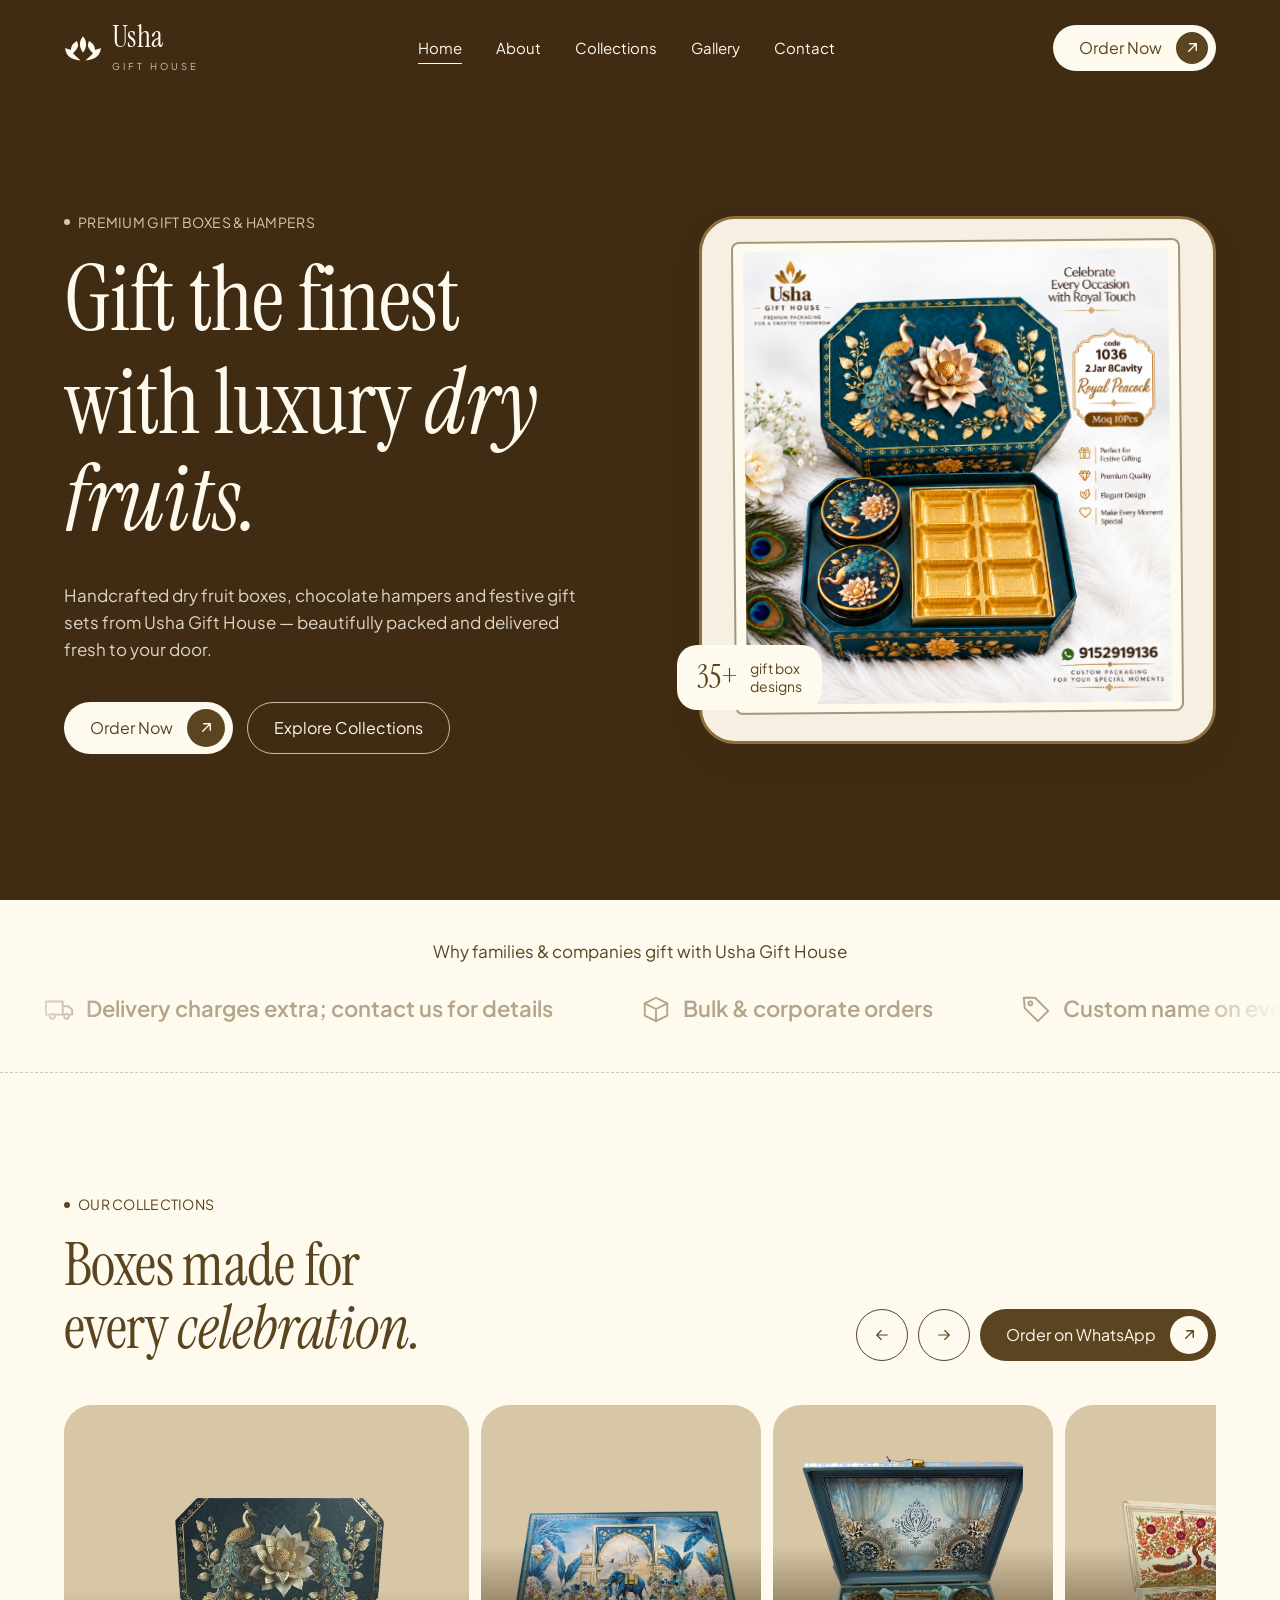
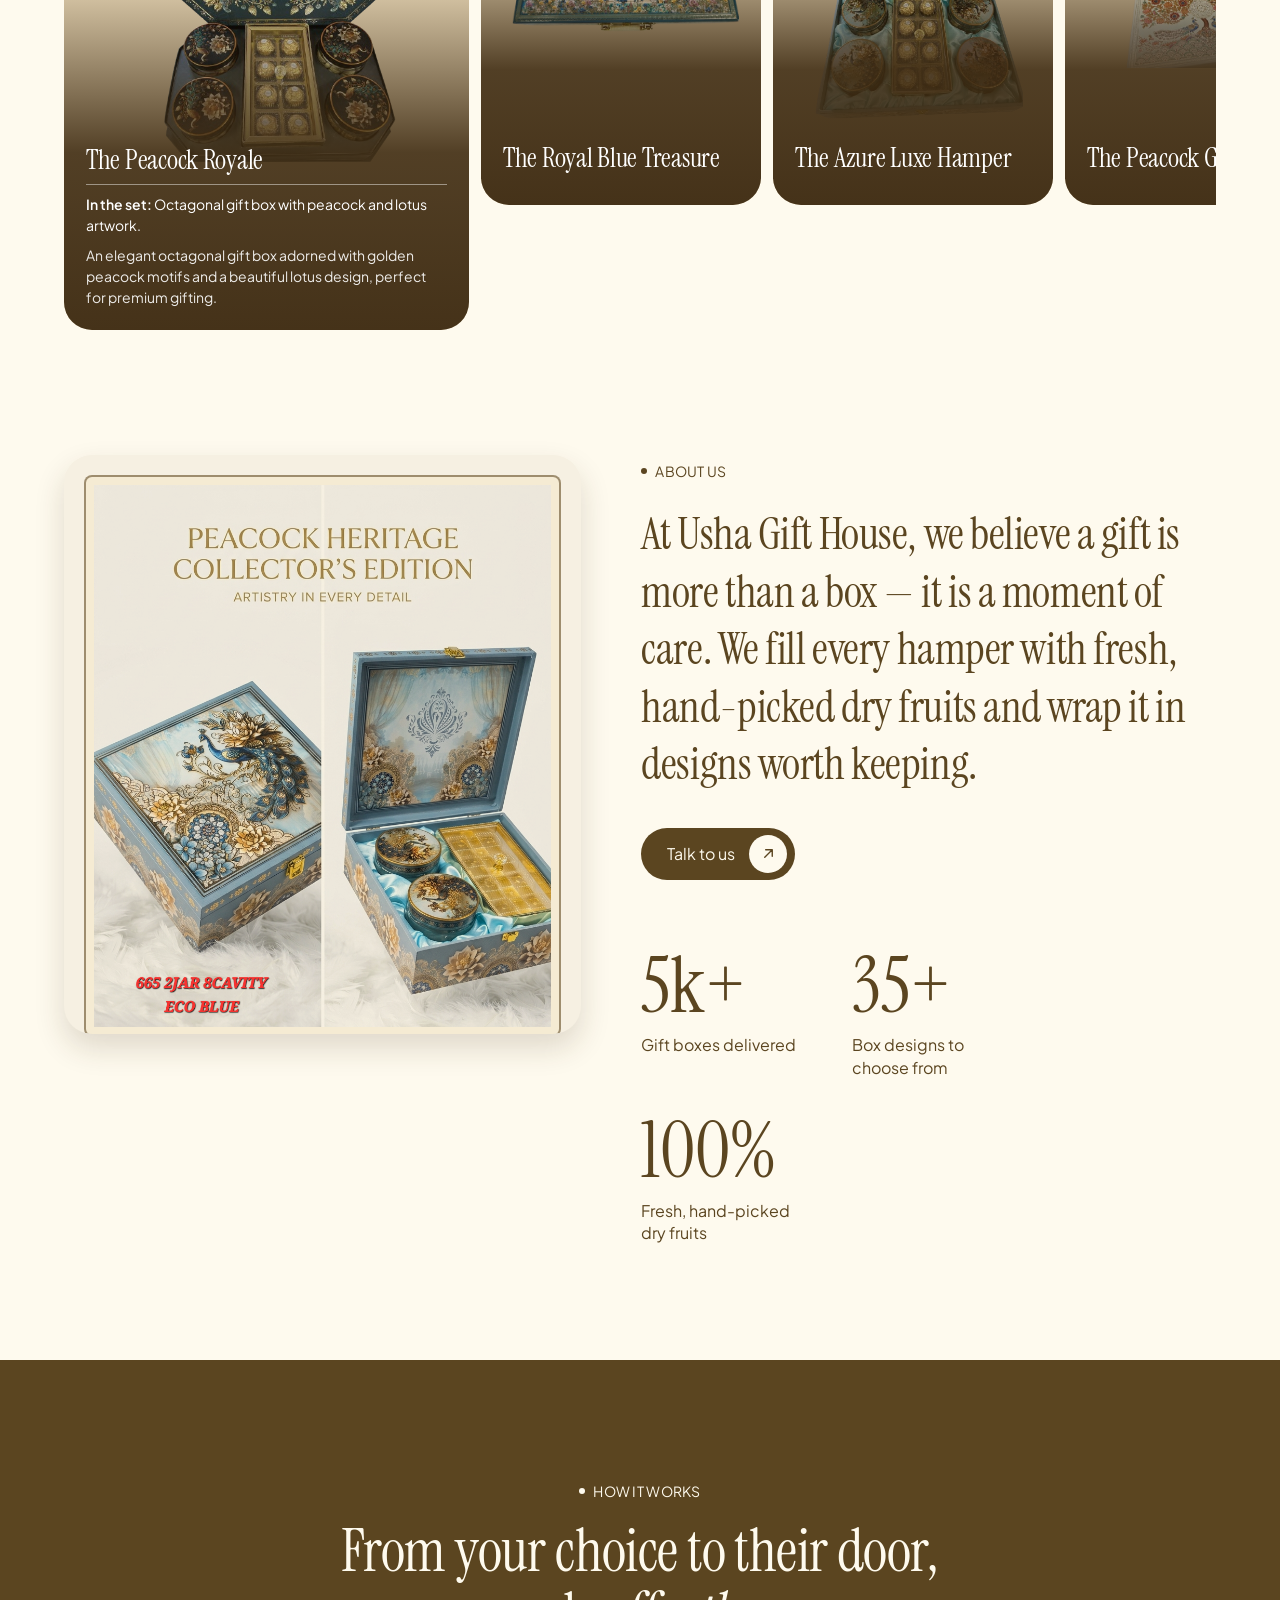
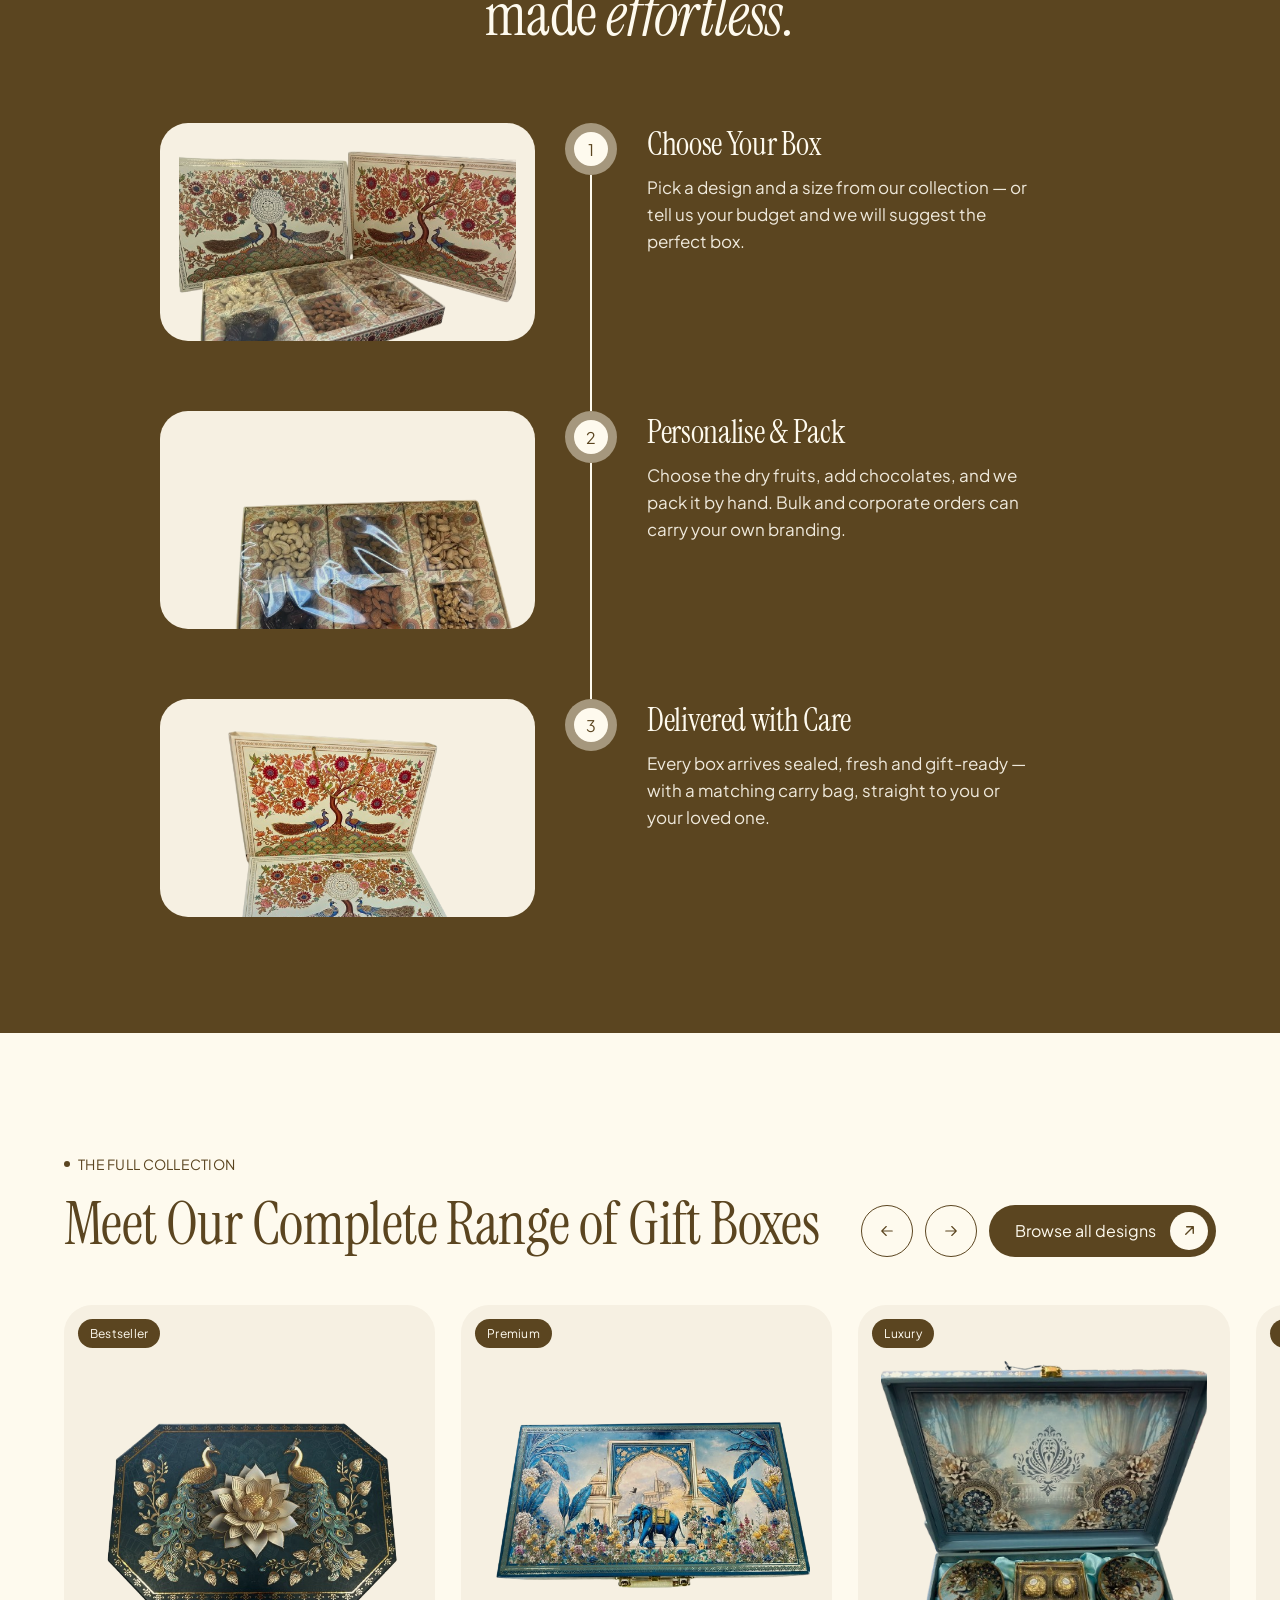
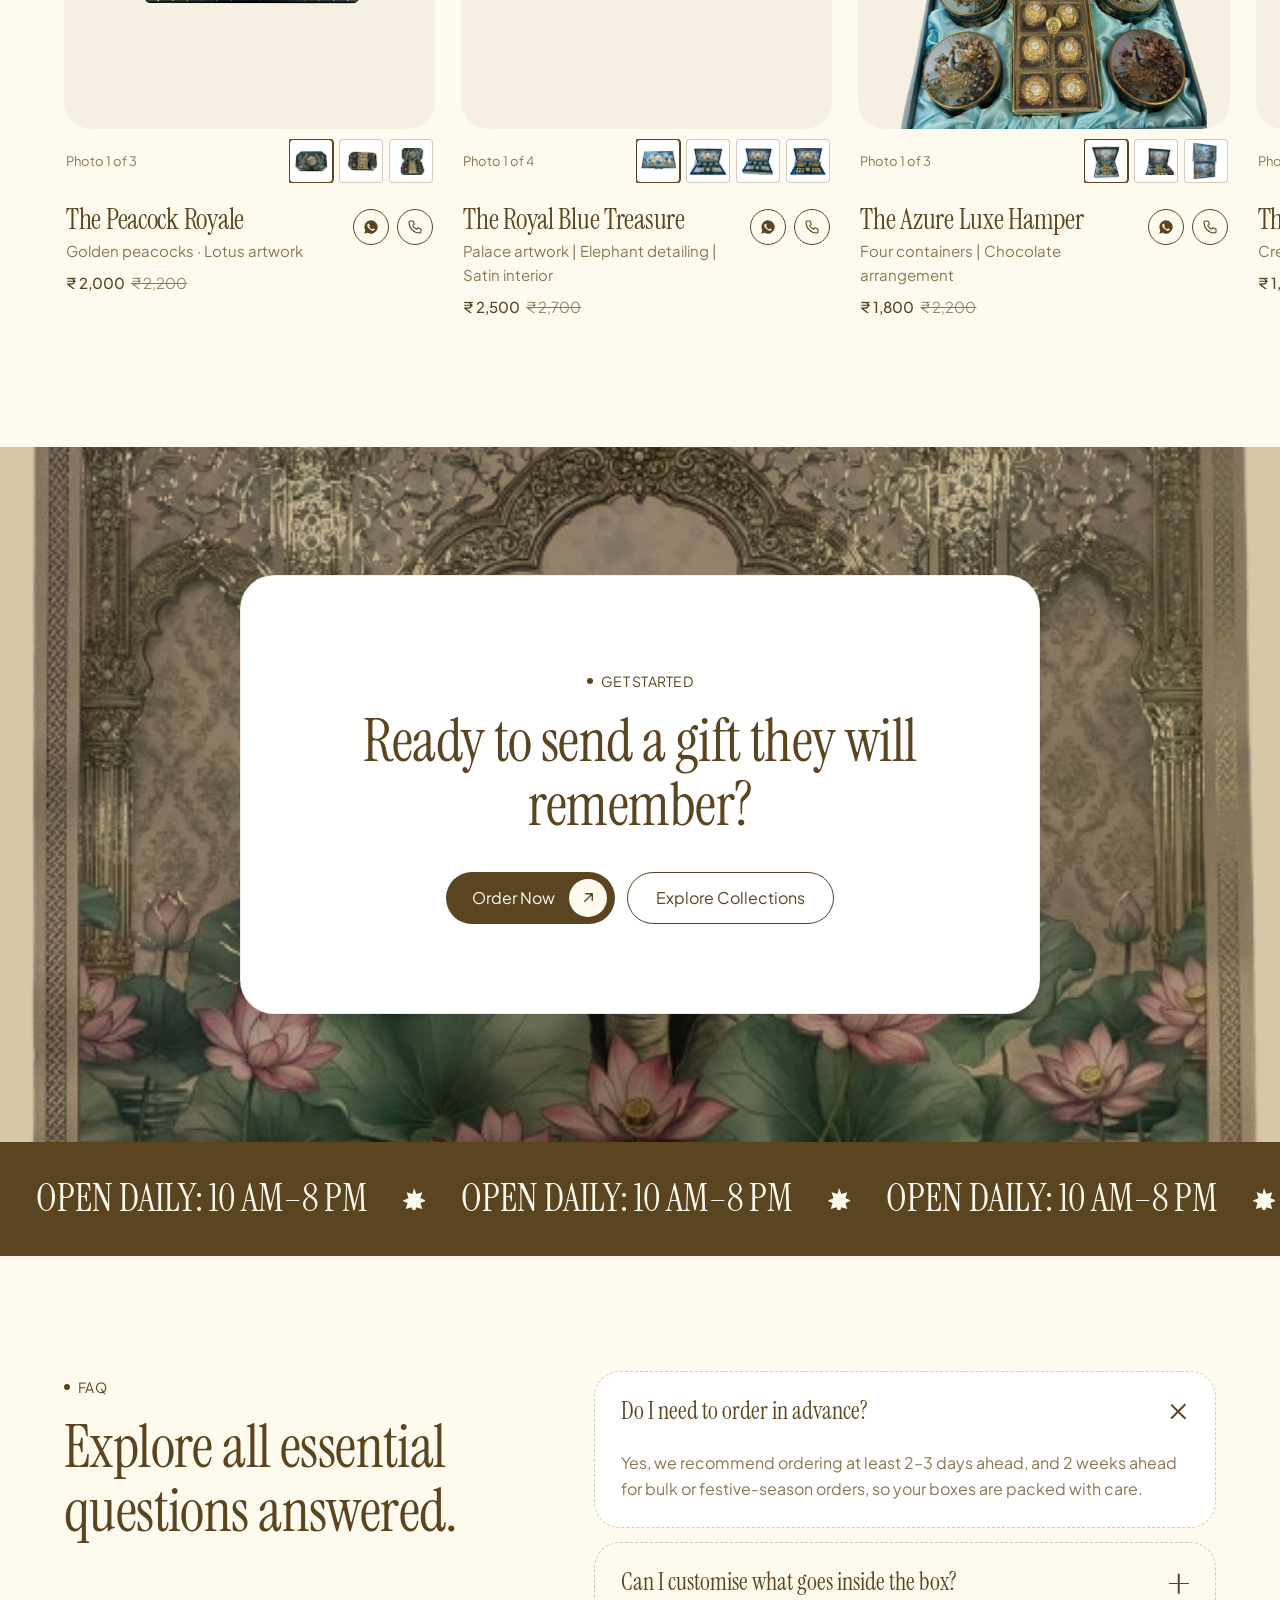
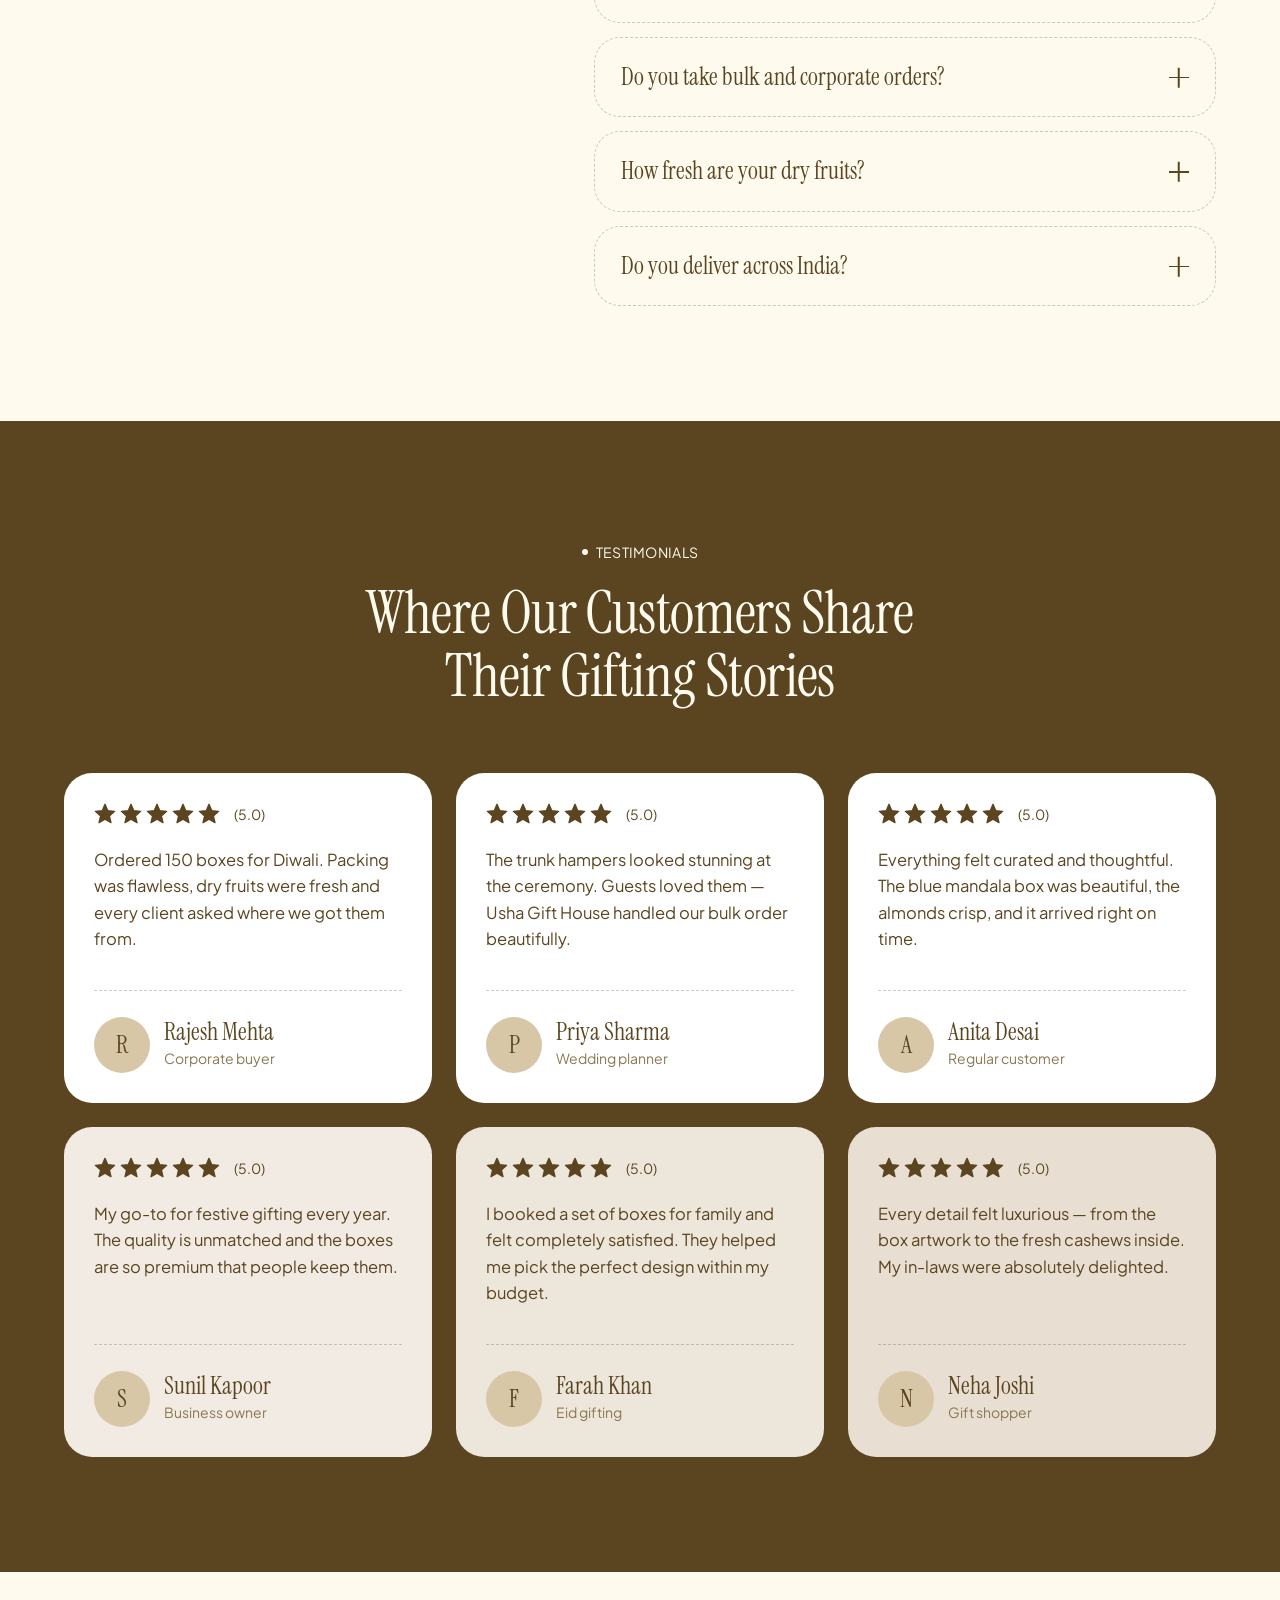
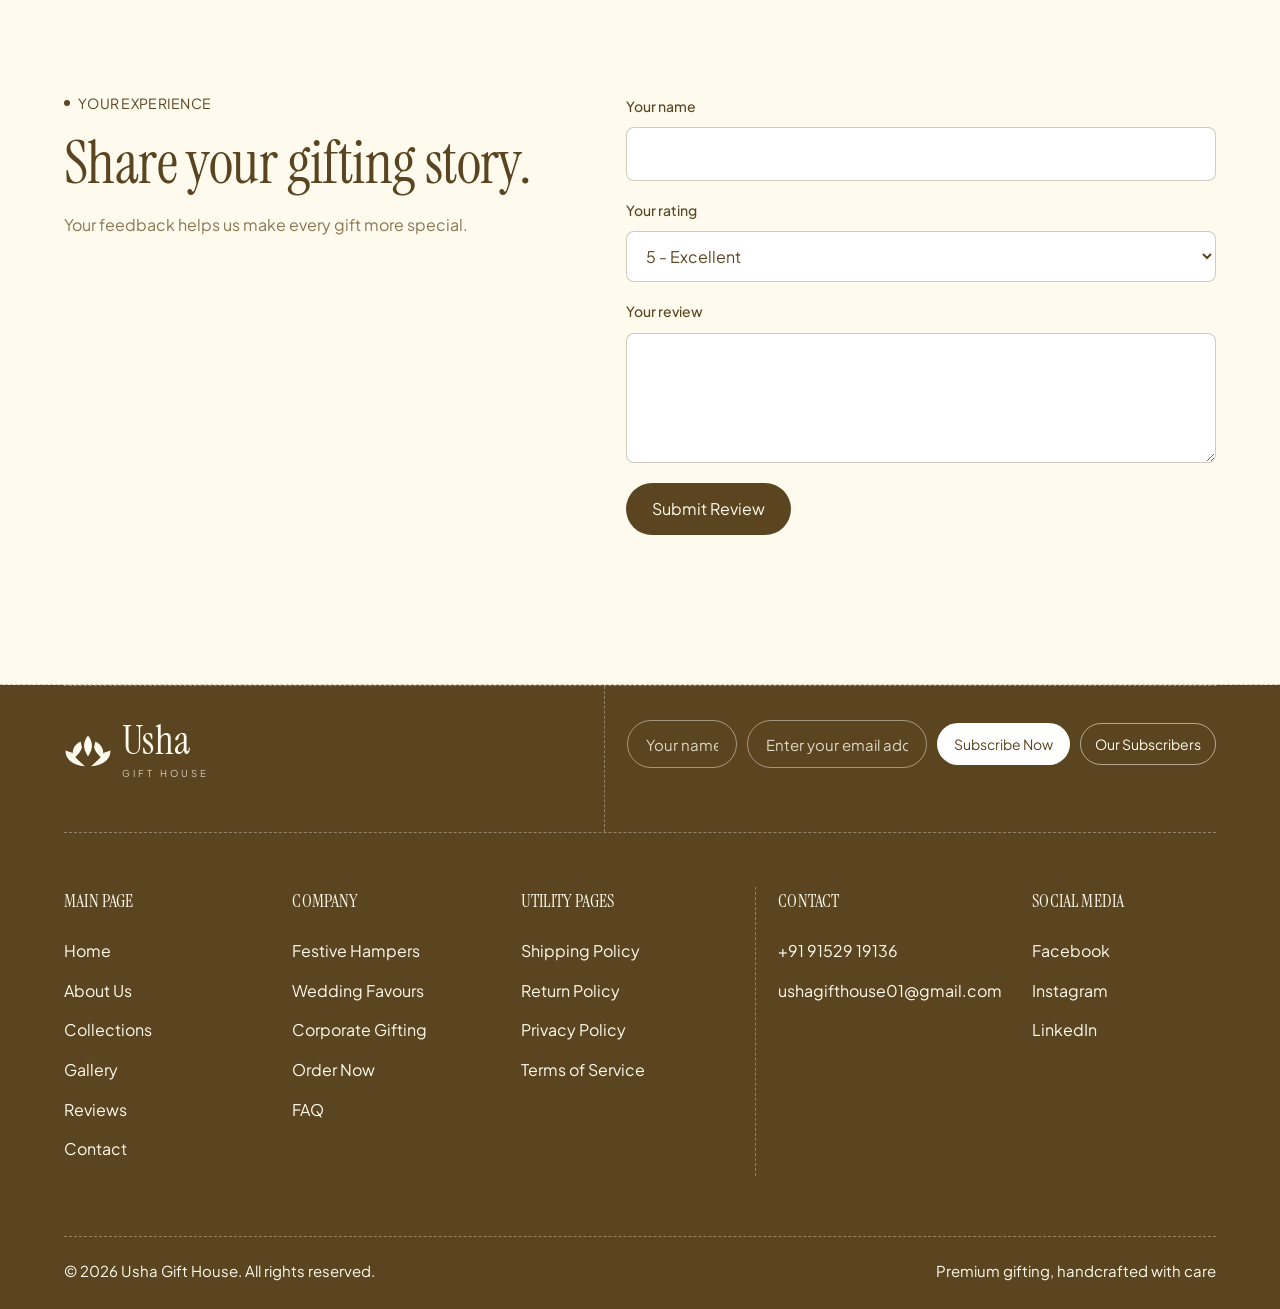
<file: index.html>
<!DOCTYPE html>
<html lang="en">
<head>
<meta charset="utf-8">
<meta name="viewport" content="width=device-width, initial-scale=1, viewport-fit=cover">
<title>Usha Gift House — Premium Dry Fruit Gift Boxes</title>
<meta name="description" content="Usha Gift House: handcrafted premium dry fruit gift boxes, chocolate hampers and festive gift sets for weddings, festivals and corporate gifting.">
<meta property="og:title" content="Usha Gift House — Premium Dry Fruit Gift Boxes">
<meta property="og:description" content="Luxury dry fruit gift boxes and hampers, beautifully packed and delivered fresh.">
<link rel="icon" href="data:image/svg+xml,<svg xmlns=%22http://www.w3.org/2000/svg%22 viewBox=%220 0 100 100%22><text y=%22.9em%22 font-size=%2290%22>🎁</text></svg>">
<link rel="preconnect" href="https://fonts.googleapis.com">
<link rel="preconnect" href="https://fonts.gstatic.com" crossorigin>
<link href="https://fonts.googleapis.com/css2?family=Instrument+Serif:ital@0;1&family=Plus+Jakarta+Sans:wght@300;400;500;600&display=swap" rel="stylesheet">
<link rel="stylesheet" href="style.css">
</head>
<body>

<svg width="0" height="0" style="position:absolute" aria-hidden="true">
  <defs>
    <symbol id="lotus" viewBox="0 0 64 44"><path fill="currentColor" d="M32 2C26 10 24 18 32 30c8-12 6-20 0-28Z"/><path fill="currentColor" d="M22 10c-8 4-13 12-9 22 5-3 9-8 11-14-1-3-1-6-2-8Zm20 0c-1 2-1 5-2 8 2 6 6 11 11 14 4-10-1-18-9-22Z"/><path fill="currentColor" d="M2 22c0 12 10 20 26 21C22 38 15 32 11 25 8 24 5 23 2 22Zm60 0c-3 1-6 2-9 3-4 7-11 13-17 18 16-1 26-9 26-21Z"/></symbol>
    <symbol id="arrow" viewBox="0 0 16 16"><path d="M4 12 12 4M5 4h7v7" fill="none" stroke="currentColor" stroke-width="1.5" stroke-linecap="round" stroke-linejoin="round"/></symbol>
    <symbol id="star6" viewBox="0 0 24 24"><path d="M12 0l2.6 6.6L21 4.6l-2 6.6 6.6 2.6-6.6 2.6 2 6.6-6.4-2-2.6 6.6-2.6-6.6-6.4 2 2-6.6L-.6 13.8l6.6-2.6-2-6.6 6.4 2z"/></symbol>
    <symbol id="star" viewBox="0 0 24 24"><path d="M12 1.5l3 6.9 7.5.7-5.7 5 1.7 7.3-6.5-3.9-6.5 3.9 1.7-7.3-5.7-5 7.5-.7z" stroke="currentColor" stroke-width="1.5" stroke-linejoin="round"/></symbol>
    <symbol id="wa" viewBox="0 0 24 24"><path fill="currentColor" d="M12 2a10 10 0 0 0-8.6 15L2 22l5.1-1.3A10 10 0 1 0 12 2Zm5.3 14.2c-.2.6-1.3 1.2-1.8 1.2-.5.1-1 .2-3.3-.7-2.8-1.2-4.6-4-4.7-4.2-.1-.2-1.1-1.5-1.1-2.8 0-1.4.7-2 1-2.3.2-.3.5-.3.7-.3h.5c.2 0 .4 0 .6.5l.9 2.1c.1.2.1.4 0 .5l-.4.6-.4.4c-.1.2-.3.3-.1.6.2.3.8 1.3 1.7 2.1 1.2 1 2.1 1.3 2.4 1.5.3.1.4.1.6-.1l.8-1c.2-.3.4-.2.6-.1l2 1c.3.1.5.2.5.3.1.2.1.7-.1 1.2Z"/></symbol>
    <symbol id="call" viewBox="0 0 24 24"><path fill="none" stroke="currentColor" stroke-width="1.6" stroke-linejoin="round" d="M5 3h4l2 5-2.5 1.5a11 11 0 0 0 6 6L16 13l5 2v4a2 2 0 0 1-2 2A16 16 0 0 1 3 5a2 2 0 0 1 2-2Z"/></symbol>
    <symbol id="chev" viewBox="0 0 24 24"><path d="M5 12h14M13 6l6 6-6 6" fill="none" stroke="currentColor" stroke-width="1.5" stroke-linecap="round" stroke-linejoin="round"/></symbol>
    <symbol id="truck" viewBox="0 0 32 32"><g fill="none" stroke="currentColor" stroke-width="2" stroke-linejoin="round" stroke-linecap="round"><path d="M2 8h18v14H2zM20 13h6l4 4v5h-10"/><circle cx="9" cy="24" r="2.5" fill="#FEFAEE"/><circle cx="24" cy="24" r="2.5" fill="#FEFAEE"/></g></symbol>
    <symbol id="box" viewBox="0 0 32 32"><g fill="none" stroke="currentColor" stroke-width="2" stroke-linejoin="round"><path d="M4 10 16 4l12 6v13l-12 6-12-6zM4 10l12 6 12-6M16 16v13"/></g></symbol>
    <symbol id="leaf" viewBox="0 0 32 32"><g fill="none" stroke="currentColor" stroke-width="2" stroke-linejoin="round" stroke-linecap="round"><path d="M6 26C6 12 14 5 27 5c0 13-7 21-19 21zM6 26 17 15"/></g></symbol>
    <symbol id="tag" viewBox="0 0 32 32"><g fill="none" stroke="currentColor" stroke-width="2" stroke-linejoin="round"><path d="M3 4h12l14 14-11 11L4 15z"/><circle cx="10" cy="10" r="2"/></g></symbol>
  </defs>
</svg>

<header class="hdr" id="hdr">
  <div class="wrap">
    <a href="#home" class="logo" aria-label="Usha Gift House — home">
      <svg viewBox="0 0 64 44" aria-hidden="true"><use href="#lotus"/></svg>
      <div><span>Usha</span><small>GIFT HOUSE</small></div>
    </a>
    <nav class="nav" aria-label="Main">
      <a href="#home" class="on">Home</a>
      <a href="#about">About</a>
      <a href="#collections">Collections</a>
      <a href="#gallery">Gallery</a>
      <a href="#contact">Contact</a>
    </nav>
    <a class="btn btn-light" data-wa href="#">Order Now <span class="ic"><svg><use href="#arrow"/></svg></span></a>
    <button class="burger" id="burger" aria-label="Open menu" aria-expanded="false" aria-controls="mmenu"><span></span></button>
  </div>
</header>

<div class="mmenu" id="mmenu" aria-hidden="true">
  <a class="l" href="#home">Home</a>
  <a class="l" href="#about">About</a>
  <a class="l" href="#collections">Collections</a>
  <a class="l" href="#gallery">Gallery</a>
  <a class="l" href="#contact">Contact</a>
  <a class="btn btn-light" data-wa href="#">Order Now <span class="ic"><svg><use href="#arrow"/></svg></span></a>
</div>

<main>
<!-- HERO -->
<section class="hero" id="home">
  <div class="wrap">
    <div>
      <span class="eyebrow">Premium gift boxes &amp; hampers</span>
      <h1><span class="ln"><span>Gift the finest</span></span><span class="ln"><span>with luxury <em>dry fruits.</em></span></span></h1>
      <p class="lead">Handcrafted dry fruit boxes, chocolate hampers and festive gift sets from Usha Gift House — beautifully packed and delivered fresh to your door.</p>
      <div class="cta">
        <a class="btn btn-light" data-wa href="#">Order Now <span class="ic"><svg><use href="#arrow"/></svg></span></a>
        <a class="btn btn-outline" href="collections.html">Explore Collections</a>
      </div>
    </div>
    <div class="hero-art">
      <div class="hero-panel"><img id="heroImg" src="images/a_1.png" alt="Gift box and dry fruits" fetchpriority="high" decoding="async"></div>
      <div class="hero-tag"><b>35+</b><span>gift box<br>designs</span></div>
    </div>
  </div>
</section>

<!-- TRUST MARQUEE -->
<section class="trust">
  <p class="rv">Why families &amp; companies gift with Usha Gift House</p>
  <div class="mq" aria-hidden="true"><div class="mq-track">
    <div><span class="mq-item"><svg viewBox="0 0 32 32"><use href="#truck"/></svg>Delivery charges extra; contact us for details</span><span class="mq-item"><svg viewBox="0 0 32 32"><use href="#box"/></svg>Bulk &amp; corporate orders</span><span class="mq-item"><svg viewBox="0 0 32 32"><use href="#tag"/></svg>Custom name on every box</span><span class="mq-item"><svg viewBox="0 0 32 32"><use href="#leaf"/></svg>100% fresh dry fruits</span><span class="mq-item"><svg viewBox="0 0 32 32"><use href="#box"/></svg>Festive &amp; wedding hampers</span></div><div><span class="mq-item"><svg viewBox="0 0 32 32"><use href="#truck"/></svg>Delivery charges extra; contact us for details</span><span class="mq-item"><svg viewBox="0 0 32 32"><use href="#box"/></svg>Bulk &amp; corporate orders</span><span class="mq-item"><svg viewBox="0 0 32 32"><use href="#tag"/></svg>Custom name on every box</span><span class="mq-item"><svg viewBox="0 0 32 32"><use href="#leaf"/></svg>100% fresh dry fruits</span><span class="mq-item"><svg viewBox="0 0 32 32"><use href="#box"/></svg>Festive &amp; wedding hampers</span></div>
  </div></div>
</section>
<hr class="divider">

<!-- COLLECTIONS -->
<section class="sec" id="collections">
  <div class="wrap">
    <div class="col-head rv">
      <div><span class="eyebrow">Our collections</span><h2>Boxes made for<br>every <em>celebration.</em></h2></div>
      <div class="collection-tools">
        <button class="arrow" id="collectionPrev" type="button" aria-label="Previous products"><svg viewBox="0 0 24 24" style="transform:scaleX(-1)"><use href="#chev"/></svg></button>
        <button class="arrow" id="collectionNext" type="button" aria-label="Next products"><svg viewBox="0 0 24 24"><use href="#chev"/></svg></button>
        <a class="btn btn-dark" data-wa href="#">Order on WhatsApp <span class="ic"><svg><use href="#arrow"/></svg></span></a>

       </div>
    </div>
    <div class="collection-grid rv d1" id="cards">
      <article class="collection-product on" tabindex="0"><img src="images/a.png" alt="Dark teal octagonal gift box with golden peacocks and lotus artwork" loading="lazy"><div class="collection-copy"><h3>The Peacock Royale</h3><p class="includes"><b>In the set:</b> Octagonal gift box with peacock and lotus artwork.</p><p>An elegant octagonal gift box adorned with golden peacock motifs and a beautiful lotus design, perfect for premium gifting.</p></div></article>
      <article class="collection-product" tabindex="0"><img src="images/b.png" alt="Royal blue hamper with palace artwork, elephant detailing and satin interior" loading="lazy"><div class="collection-copy"><h3>The Royal Blue Treasure</h3><p class="includes"><b>In the set:</b> Palace artwork, elephant detailing and elegant satin interior.</p><p>A royal blue hamper featuring intricate palace artwork, elephant detailing and elegant satin interiors for a luxurious gifting experience.</p></div></article>
      <article class="collection-product" tabindex="0"><img src="images/c.png" alt="Blue floral hamper with decorative containers and chocolates" loading="lazy"><div class="collection-copy"><h3>The Azure Luxe Hamper</h3><p class="includes"><b>In the set:</b> Four decorative containers and a chocolate arrangement.</p><p>A charming blue floral hamper featuring four decorative containers and a chocolate arrangement, ideal for special celebrations.</p></div></article>
      <article class="collection-product" tabindex="0"><img src="images/d.png" alt="Turquoise gift box with intricate mandala artwork" loading="lazy"><div class="collection-copy"><h3>The Turquoise Charm</h3><p class="includes"><b>In the set:</b> Turquoise gift box with detailed mandala artwork.</p><p>A beautifully crafted turquoise gift box showcasing detailed mandala artwork, adding a traditional touch to your celebrations.</p></div></article>
      <article class="collection-product" tabindex="0"><img src="images/e.png" alt="Cream gift box featuring colourful peacocks and a floral tree" loading="lazy"><div class="collection-copy"><h3>The Peacock Garden</h3><p class="includes"><b>In the set:</b> Cream gift box featuring peacocks and floral tree illustrations.</p><p>A graceful cream gift box featuring vibrant peacocks and floral tree illustrations, designed to make every gift memorable.</p></div></article>
      <article class="collection-product" tabindex="0"><img src="images/f.png" alt="Sage green dry fruit box with intricate mandala patterns" loading="lazy"><div class="collection-copy"><h3>The Emerald Heritage</h3><p class="includes"><b>In the set:</b> Sage green dry fruit box with multiple compartments.</p><p>A traditional sage green dry fruit box with intricate mandala patterns and multiple compartments for delightful festive treats.</p></div></article>
      <article class="collection-product" tabindex="0"><img src="images/g.png" alt="Blue dry fruit box with mandala artwork and four compartments" loading="lazy"><div class="collection-copy"><h3>The Azure Delight</h3><p class="includes"><b>In the set:</b> Blue dry fruit box with four compartments.</p><p>A sophisticated blue dry fruit box featuring detailed mandala artwork and four compartments for beautifully arranged treats.</p></div></article>
      <article class="collection-product" tabindex="0"><img src="images/h.png" alt="Gift box with two peacocks around a floral centrepiece" loading="lazy"><div class="collection-copy"><h3>The Twin Peacock Elegance</h3><p class="includes"><b>In the set:</b> Decorative gift box with a twin-peacock floral design.</p><p>An artistic gift box featuring two elegant peacocks surrounding a detailed floral centrepiece, perfect for thoughtful gifting.</p></div></article>
      <article class="collection-product" tabindex="0"><img src="images/i.png" alt="Decorative box featuring elephants and pink lotus flowers" loading="lazy"><div class="collection-copy"><h3>The Lotus Elephant Keepsake</h3><p class="includes"><b>In the set:</b> Decorative box featuring elephant illustrations and lotus flowers.</p><p>A charming decorative box featuring traditional elephant illustrations and delicate pink lotus flowers, bringing elegance to every occasion.</p></div></article>
      <article class="collection-product" tabindex="0"><img src="images/j.png" alt="Sage green box with intricate floral mandala artwork" loading="lazy"><div class="collection-copy"><h3>The Enchanted Bloom</h3><p class="includes"><b>In the set:</b> Sage green gift box with floral mandala artwork.</p><p>A vintage-inspired sage green box adorned with intricate floral mandala artwork, ideal for elegant festive gifting.</p></div></article>
      <article class="collection-product" tabindex="0"><img src="images/k.png" alt="Blue gift box with royal palace architecture and decorative arches" loading="lazy"><div class="collection-copy"><h3>The Palace of Dreams</h3><p class="includes"><b>In the set:</b> Blue gift box featuring palace artwork and decorative arches.</p><p>A beautifully illustrated blue gift box featuring royal palace architecture and decorative arches, creating a timeless gifting statement.</p></div></article>
      <article class="collection-product" tabindex="0"><img src="images/l.png" alt="Octagonal gift box with peacock artwork and floral centre" loading="lazy"><div class="collection-copy"><h3>The Peacock Empress</h3><p class="includes"><b>In the set:</b> Octagonal gift box with peacock art and an ornate floral centre.</p><p>An exquisite octagonal gift box featuring majestic peacock artwork and an ornate floral centre, perfect for premium celebrations.</p></div></article>
      <article class="collection-product" tabindex="0"><img src="images/m.png" alt="Dry fruit hamper with peacock-inspired borders and compartments" loading="lazy"><div class="collection-copy"><h3>The Royal Peacock Garden</h3><p class="includes"><b>In the set:</b> Dry fruit hamper with peacock-inspired borders and multiple compartments.</p><p>A beautifully detailed dry fruit hamper featuring peacock-inspired borders and multiple compartments, making festive gifting extra special.</p></div></article>
    </div>
  </div>
</section>

<!-- ABOUT -->
<section class="sec about" id="about" style="padding-top:0">
  <div class="wrap">
    <div class="about-img rv"><img src="images/c_1.png" alt="Peacock Palace gift box and carry bag" loading="lazy"></div>
    <div class="rv d1">
      <span class="eyebrow">About us</span>
      <h2>At Usha Gift House, we believe a gift is more than a box — it is a moment of care. We fill every hamper with fresh, hand-picked dry fruits and wrap it in designs worth keeping.</h2>
      <a class="btn btn-dark" href="#contact">Talk to us <span class="ic"><svg><use href="#arrow"/></svg></span></a>
      <div class="stats">
        <div class="stat"><b>5k+</b><span>Gift boxes delivered</span></div>
        <div class="stat"><b>35+</b><span>Box designs to choose from</span></div>
        <div class="stat"><b>100%</b><span>Fresh, hand-picked dry fruits</span></div>
      </div>
    </div>
  </div>
</section>

<!-- PROCESS -->
<section class="sec dark process" id="process">
  <div class="wrap">
    <div class="center rv"><span class="eyebrow">How it works</span>
      <h2>From your choice to their door,<br>made <em>effortless.</em></h2></div>
    <div class="steps" style="margin-top:76px">
      <div class="step rv">
        <div class="step-img"><img src="images/e__2.png" alt="Gift box selected for the order" loading="lazy"></div>
        <div class="step-num"><i>1</i></div>
        <div class="tx"><h3>Choose Your Box</h3><p>Pick a design and a size from our collection — or tell us your budget and we will suggest the perfect box.</p></div>
      </div>
      <div class="step rv">
        <div class="step-img"><img src="images/e__4.png" alt="Gift box being personalised and packed" loading="lazy"></div>
        <div class="step-num"><i>2</i></div>
        <div class="tx"><h3>Personalise &amp; Pack</h3><p>Choose the dry fruits, add chocolates, and we pack it by hand. Bulk and corporate orders can carry your own branding.</p></div>
      </div>
      <div class="step rv">
        <div class="step-img"><img src="images/e.png" alt="Gift box delivered with care" loading="lazy"></div>
        <div class="step-num"><i>3</i></div>
        <div class="tx"><h3>Delivered with Care</h3><p>Every box arrives sealed, fresh and gift-ready — with a matching carry bag, straight to you or your loved one.</p></div>
      </div>
    </div>
  </div>
</section>

<!-- GALLERY (replaces therapists) -->
<section class="sec" id="gallery" style="padding-inline:0">
  <div class="wrap">
    <div class="gal-head rv">
      <div><span class="eyebrow">The full collection</span><h2>Meet Our Complete Range of Gift Boxes</h2></div>
      <div class="gal-tools">
        <button class="arrow" id="gPrev" aria-label="Previous"><svg viewBox="0 0 24 24" style="transform:scaleX(-1)"><use href="#chev"/></svg></button>
        <button class="arrow" id="gNext" aria-label="Next"><svg viewBox="0 0 24 24"><use href="#chev"/></svg></button>
         <a class="btn btn-dark" href="collections.html">Browse all designs <span class="ic"><svg><use href="#arrow"/></svg></span></a>
      </div>
    </div>
  </div>
  <div class="rail" id="rail" tabindex="0" aria-label="Gift box gallery">
    <article class="gcard"><div class="gimg"><span class="gbadge">Bestseller</span><img src="images/peacock-lotus-cover.webp" alt="The Peacock Royale — Golden peacocks and lotus artwork" loading="lazy" draggable="false"></div>
<div class="ginfo"><div><h3>The Peacock Royale</h3><p>Golden peacocks · Lotus artwork</p><div class="gprice">₹ 2,000<s>₹ 2,200</s></div></div>
<div class="wa"><a data-wa-item="The Peacock Royale" href="#" aria-label="Enquire about The Peacock Royale on WhatsApp"><svg viewBox="0 0 24 24"><use href="#wa"/></svg></a><a href="tel:+919876543210" aria-label="Call to order"><svg viewBox="0 0 24 24"><use href="#call"/></svg></a></div></div></article><article class="gcard"><div class="gimg"><span class="gbadge">Premium</span><img src="images/blue-palace-satin-hamper.webp" alt="The Royal Blue Treasure — Palace artwork | Elephant detailing | Satin interior" loading="lazy" draggable="false"></div>
<div class="ginfo"><div><h3>The Royal Blue Treasure</h3><p>Palace artwork | Elephant detailing | Satin interior</p><div class="gprice">₹ 2,500<s>₹ 2,700</s></div></div>
<div class="wa"><a data-wa-item="The Royal Blue Treasure" href="#" aria-label="Enquire about The Royal Blue Treasure on WhatsApp"><svg viewBox="0 0 24 24"><use href="#wa"/></svg></a><a href="tel:+919876543210" aria-label="Call to order"><svg viewBox="0 0 24 24"><use href="#call"/></svg></a></div></div></article><article class="gcard"><div class="gimg"><img src="images/peacock-palace-set.webp" alt="The Azure Luxe Hamper — Four containers | Chocolate arrangement" loading="lazy" draggable="false"></div>
<div class="ginfo"><div><h3>The Azure Luxe Hamper</h3><p>Four containers | Chocolate arrangement</p><div class="gprice">₹ 1,800<s>₹ 2,200</s></div></div>
<div class="wa"><a data-wa-item="The Azure Luxe Hamper" href="#" aria-label="Enquire about The Azure Luxe Hamper on WhatsApp"><svg viewBox="0 0 24 24"><use href="#wa"/></svg></a><a href="tel:+919876543210" aria-label="Call to order"><svg viewBox="0 0 24 24"><use href="#call"/></svg></a></div></div></article><article class="gcard"><div class="gimg"><span class="gbadge">Luxury</span><img src="images/elephant-palace-trunk.webp" alt="The Turquoise Charm — Turquoise box | Mandala artwork" loading="lazy" draggable="false"></div>
<div class="ginfo"><div><h3>The Turquoise Charm</h3><p>Turquoise box | Mandala artwork</p><div class="gprice">₹ 1,200<s>₹ 1,400</s></div></div>
<div class="wa"><a data-wa-item="The Turquoise Charm" href="#" aria-label="Enquire about The Turquoise Charm on WhatsApp"><svg viewBox="0 0 24 24"><use href="#wa"/></svg></a><a href="tel:+919876543210" aria-label="Call to order"><svg viewBox="0 0 24 24"><use href="#call"/></svg></a></div></div></article><article class="gcard"><div class="gimg"><img src="images/palace-trunk-lid.webp" alt="The Peacock Garden — Cream box | Peacocks | Floral tree" loading="lazy" draggable="false"></div>
<div class="ginfo"><div><h3>The Peacock Garden</h3><p>Cream box | Peacocks | Floral tree</p><div class="gprice">₹ 1,200<s>₹ 1,400</s></div></div>
<div class="wa"><a data-wa-item="The Peacock Garden" href="#" aria-label="Enquire about The Peacock Garden on WhatsApp"><svg viewBox="0 0 24 24"><use href="#wa"/></svg></a><a href="tel:+919876543210" aria-label="Call to order"><svg viewBox="0 0 24 24"><use href="#call"/></svg></a></div></div></article><article class="gcard"><div class="gimg"><img src="images/blue-mandala-cover.webp" alt="The Emerald Heritage — Sage green | Mandala | Compartments" loading="lazy" draggable="false"></div>
<div class="ginfo"><div><h3>The Emerald Heritage</h3><p>Sage green | Mandala | Compartments</p><div class="gprice">₹ 1,200<s>₹ 1,400</s></div></div>
<div class="wa"><a data-wa-item="The Emerald Heritage" href="#" aria-label="Enquire about The Emerald Heritage on WhatsApp"><svg viewBox="0 0 24 24"><use href="#wa"/></svg></a><a href="tel:+919876543210" aria-label="Call to order"><svg viewBox="0 0 24 24"><use href="#call"/></svg></a></div></div></article><article class="gcard"><div class="gimg"><span class="gbadge">New</span><img src="images/blue-mandala-box.webp" alt="The Azure Delight — Blue mandala | 4 compartments" loading="lazy" draggable="false"></div>
<div class="ginfo"><div><h3>The Azure Delight</h3><p>Blue mandala | 4 compartments</p><div class="gprice">₹ 1,000<s>₹ 1,200</s></div></div>
<div class="wa"><a data-wa-item="The Azure Delight" href="#" aria-label="Enquire about The Azure Delight on WhatsApp"><svg viewBox="0 0 24 24"><use href="#wa"/></svg></a><a href="tel:+919876543210" aria-label="Call to order"><svg viewBox="0 0 24 24"><use href="#call"/></svg></a></div></div></article><article class="gcard"><div class="gimg"><span class="gbadge">Bestseller</span><img src="images/rose-lily-dry-fruit-box.webp" alt="The Twin Peacock Elegance — Twin peacocks | Floral centrepiece" loading="lazy" draggable="false"></div>
<div class="ginfo"><div><h3>The Twin Peacock Elegance</h3><p>Twin peacocks | Floral centrepiece</p><div class="gprice">₹ 1,000<s>₹ 1,200</s></div></div>
<div class="wa"><a data-wa-item="The Twin Peacock Elegance" href="#" aria-label="Enquire about The Twin Peacock Elegance on WhatsApp"><svg viewBox="0 0 24 24"><use href="#wa"/></svg></a><a href="tel:+919876543210" aria-label="Call to order"><svg viewBox="0 0 24 24"><use href="#call"/></svg></a></div></div></article><article class="gcard"><div class="gimg"><img src="images/rose-lily-carry-box.webp" alt="The Lotus Elephant Keepsake — Elephants | Pink lotus flowers" loading="lazy" draggable="false"></div>
<div class="ginfo"><div><h3>The Lotus Elephant Keepsake</h3><p>Elephants | Pink lotus flowers</p><div class="gprice">₹ 1,300<s>₹ 1,600</s></div></div>
<div class="wa"><a data-wa-item="The Lotus Elephant Keepsake" href="#" aria-label="Enquire about The Lotus Elephant Keepsake on WhatsApp"><svg viewBox="0 0 24 24"><use href="#wa"/></svg></a><a href="tel:+919876543210" aria-label="Call to order"><svg viewBox="0 0 24 24"><use href="#call"/></svg></a></div></div></article><article class="gcard"><div class="gimg"><img src="images/rose-lily-box-cover.webp" alt="The Enchanted Bloom — Sage green | Floral mandala" loading="lazy" draggable="false"></div>
<div class="ginfo"><div><h3>The Enchanted Bloom</h3><p>Sage green | Floral mandala</p><div class="gprice">₹ 1,200<s>₹ 1,400</s></div></div>
<div class="wa"><a data-wa-item="The Enchanted Bloom" href="#" aria-label="Enquire about The Enchanted Bloom on WhatsApp"><svg viewBox="0 0 24 24"><use href="#wa"/></svg></a><a href="tel:+919876543210" aria-label="Call to order"><svg viewBox="0 0 24 24"><use href="#call"/></svg></a></div></div></article><article class="gcard"><div class="gimg"><img src="images/rose-lily-open-box.webp" alt="The Palace of Dreams — Blue palace | Decorative arches" loading="lazy" draggable="false"></div>
<div class="ginfo"><div><h3>The Palace of Dreams</h3><p>Blue palace | Decorative arches</p><div class="gprice">₹ 1,000<s>₹ 1,200</s></div></div>
<div class="wa"><a data-wa-item="The Palace of Dreams" href="#" aria-label="Enquire about The Palace of Dreams on WhatsApp"><svg viewBox="0 0 24 24"><use href="#wa"/></svg></a><a href="tel:+919876543210" aria-label="Call to order"><svg viewBox="0 0 24 24"><use href="#call"/></svg></a></div></div></article><article class="gcard"><div class="gimg"><img src="images/rose-lily-box-with-lid.webp" alt="The Peacock Empress — Octagonal | Peacock artwork | Floral centre" loading="lazy" draggable="false"></div>
<div class="ginfo"><div><h3>The Peacock Empress</h3><p>Octagonal | Peacock artwork | Floral centre</p><div class="gprice">₹ 1,000<s>₹ 1,200</s></div></div>
<div class="wa"><a data-wa-item="The Peacock Empress" href="#" aria-label="Enquire about The Peacock Empress on WhatsApp"><svg viewBox="0 0 24 24"><use href="#wa"/></svg></a><a href="tel:+919876543210" aria-label="Call to order"><svg viewBox="0 0 24 24"><use href="#call"/></svg></a></div></div></article><article class="gcard"><div class="gimg"><img src="images/peacock-tree-hamper-set.webp" alt="The Royal Peacock Garden — Peacock borders | Multiple compartments" loading="lazy" draggable="false"></div>
<div class="ginfo"><div><h3>The Royal Peacock Garden</h3><p>Peacock borders | Multiple compartments</p><div class="gprice">₹ 1,000<s>₹ 1,200</s></div></div>
<div class="wa"><a data-wa-item="The Royal Peacock Garden" href="#" aria-label="Enquire about The Royal Peacock Garden on WhatsApp"><svg viewBox="0 0 24 24"><use href="#wa"/></svg></a><a href="tel:+919876543210" aria-label="Call to order"><svg viewBox="0 0 24 24"><use href="#call"/></svg></a></div></div></article><article class="gcard"><div class="gimg"><img src="images/peacock-tree-box-cover.webp" alt="Peacock Tree Box Cover — Hand-illustrated tree of life" loading="lazy" draggable="false"></div>
<div class="ginfo"><div><h3>Peacock Tree Box Cover</h3><p>Hand-illustrated tree of life</p><div class="gprice">₹ 1,599<s>₹ 1,899</s></div></div>
<div class="wa"><a data-wa-item="Peacock Tree Box Cover" href="#" aria-label="Enquire about Peacock Tree Box Cover on WhatsApp"><svg viewBox="0 0 24 24"><use href="#wa"/></svg></a><a href="tel:+919876543210" aria-label="Call to order"><svg viewBox="0 0 24 24"><use href="#call"/></svg></a></div></div></article><article class="gcard"><div class="gimg"><img src="images/peacock-tree-open-box.webp" alt="Peacock Tree Open Box — Ivory gift box · 6 compartments" loading="lazy" draggable="false"></div>
<div class="ginfo"><div><h3>Peacock Tree Open Box</h3><p>Ivory gift box · 6 compartments</p><div class="gprice">₹ 1,999<s>₹ 2,299</s></div></div>
<div class="wa"><a data-wa-item="Peacock Tree Open Box" href="#" aria-label="Enquire about Peacock Tree Open Box on WhatsApp"><svg viewBox="0 0 24 24"><use href="#wa"/></svg></a><a href="tel:+919876543210" aria-label="Call to order"><svg viewBox="0 0 24 24"><use href="#call"/></svg></a></div></div></article><article class="gcard"><div class="gimg"><img src="images/peacock-tree-dry-fruit-tray.webp" alt="Peacock Tree Dry Fruit Tray — 6-window tray · Dates, cashews, almonds" loading="lazy" draggable="false"></div>
<div class="ginfo"><div><h3>Peacock Tree Dry Fruit Tray</h3><p>6-window tray · Dates, cashews, almonds</p><div class="gprice">₹ 1,799<s>₹ 2,099</s></div></div>
<div class="wa"><a data-wa-item="Peacock Tree Dry Fruit Tray" href="#" aria-label="Enquire about Peacock Tree Dry Fruit Tray on WhatsApp"><svg viewBox="0 0 24 24"><use href="#wa"/></svg></a><a href="tel:+919876543210" aria-label="Call to order"><svg viewBox="0 0 24 24"><use href="#call"/></svg></a></div></div></article><article class="gcard"><div class="gimg"><img src="images/peacock-octagon-box.webp" alt="Peacock Octagon Box — 4 compartments · Octagon shape" loading="lazy" draggable="false"></div>
<div class="ginfo"><div><h3>Peacock Octagon Box</h3><p>4 compartments · Octagon shape</p><div class="gprice">₹ 1,599<s>₹ 1,899</s></div></div>
<div class="wa"><a data-wa-item="Peacock Octagon Box" href="#" aria-label="Enquire about Peacock Octagon Box on WhatsApp"><svg viewBox="0 0 24 24"><use href="#wa"/></svg></a><a href="tel:+919876543210" aria-label="Call to order"><svg viewBox="0 0 24 24"><use href="#call"/></svg></a></div></div></article><article class="gcard"><div class="gimg"><img src="images/peacock-octagon-set.webp" alt="Peacock Octagon Set — Cover + 4-compartment tray" loading="lazy" draggable="false"></div>
<div class="ginfo"><div><h3>Peacock Octagon Set</h3><p>Cover + 4-compartment tray</p><div class="gprice">₹ 1,599<s>₹ 1,899</s></div></div>
<div class="wa"><a data-wa-item="Peacock Octagon Set" href="#" aria-label="Enquire about Peacock Octagon Set on WhatsApp"><svg viewBox="0 0 24 24"><use href="#wa"/></svg></a><a href="tel:+919876543210" aria-label="Call to order"><svg viewBox="0 0 24 24"><use href="#call"/></svg></a></div></div></article><article class="gcard"><div class="gimg"><img src="images/peacock-octagon-cover.webp" alt="Peacock Octagon Cover — Feather artwork · Gold accents" loading="lazy" draggable="false"></div>
<div class="ginfo"><div><h3>Peacock Octagon Cover</h3><p>Feather artwork · Gold accents</p><div class="gprice">₹ 1,499<s>₹ 1,799</s></div></div>
<div class="wa"><a data-wa-item="Peacock Octagon Cover" href="#" aria-label="Enquire about Peacock Octagon Cover on WhatsApp"><svg viewBox="0 0 24 24"><use href="#wa"/></svg></a><a href="tel:+919876543210" aria-label="Call to order"><svg viewBox="0 0 24 24"><use href="#call"/></svg></a></div></div></article><article class="gcard"><div class="gimg"><img src="images/night-palace-box.webp" alt="Night Palace Box — 4 compartments · Navy finish" loading="lazy" draggable="false"></div>
<div class="ginfo"><div><h3>Night Palace Box</h3><p>4 compartments · Navy finish</p><div class="gprice">₹ 1,699<s>₹ 1,999</s></div></div>
<div class="wa"><a data-wa-item="Night Palace Box" href="#" aria-label="Enquire about Night Palace Box on WhatsApp"><svg viewBox="0 0 24 24"><use href="#wa"/></svg></a><a href="tel:+919876543210" aria-label="Call to order"><svg viewBox="0 0 24 24"><use href="#call"/></svg></a></div></div></article><article class="gcard"><div class="gimg"><img src="images/night-palace-cover.webp" alt="Night Palace Cover — Palace arch &amp; peacock artwork" loading="lazy" draggable="false"></div>
<div class="ginfo"><div><h3>Night Palace Cover</h3><p>Palace arch &amp; peacock artwork</p><div class="gprice">₹ 1,599<s>₹ 1,899</s></div></div>
<div class="wa"><a data-wa-item="Night Palace Cover" href="#" aria-label="Enquire about Night Palace Cover on WhatsApp"><svg viewBox="0 0 24 24"><use href="#wa"/></svg></a><a href="tel:+919876543210" aria-label="Call to order"><svg viewBox="0 0 24 24"><use href="#call"/></svg></a></div></div></article><article class="gcard"><div class="gimg"><img src="images/night-palace-open-box.webp" alt="Night Palace Open Box — 4 compartments · Almonds, pistachios, cashews" loading="lazy" draggable="false"></div>
<div class="ginfo"><div><h3>Night Palace Open Box</h3><p>4 compartments · Almonds, pistachios, cashews</p><div class="gprice">₹ 1,699<s>₹ 1,999</s></div></div>
<div class="wa"><a data-wa-item="Night Palace Open Box" href="#" aria-label="Enquire about Night Palace Open Box on WhatsApp"><svg viewBox="0 0 24 24"><use href="#wa"/></svg></a><a href="tel:+919876543210" aria-label="Call to order"><svg viewBox="0 0 24 24"><use href="#call"/></svg></a></div></div></article><article class="gcard"><div class="gimg"><img src="images/elephant-lotus-cover.webp" alt="Elephant Lotus Cover — Elephant &amp; lotus artwork" loading="lazy" draggable="false"></div>
<div class="ginfo"><div><h3>Elephant Lotus Cover</h3><p>Elephant &amp; lotus artwork</p><div class="gprice">₹ 1,499<s>₹ 1,799</s></div></div>
<div class="wa"><a data-wa-item="Elephant Lotus Cover" href="#" aria-label="Enquire about Elephant Lotus Cover on WhatsApp"><svg viewBox="0 0 24 24"><use href="#wa"/></svg></a><a href="tel:+919876543210" aria-label="Call to order"><svg viewBox="0 0 24 24"><use href="#call"/></svg></a></div></div></article><article class="gcard"><div class="gimg"><span class="gbadge">New</span><img src="images/elephant-lotus-box.webp" alt="Elephant Lotus Box — 6 compartments · Emerald tray" loading="lazy" draggable="false"></div>
<div class="ginfo"><div><h3>Elephant Lotus Box</h3><p>6 compartments · Emerald tray</p><div class="gprice">₹ 1,999<s>₹ 2,299</s></div></div>
<div class="wa"><a data-wa-item="Elephant Lotus Box" href="#" aria-label="Enquire about Elephant Lotus Box on WhatsApp"><svg viewBox="0 0 24 24"><use href="#wa"/></svg></a><a href="tel:+919876543210" aria-label="Call to order"><svg viewBox="0 0 24 24"><use href="#call"/></svg></a></div></div></article><article class="gcard"><div class="gimg"><img src="images/peacock-ivory-box.webp" alt="Peacock Ivory Box — 4 compartments · Ivory &amp; sage" loading="lazy" draggable="false"></div>
<div class="ginfo"><div><h3>Peacock Ivory Box</h3><p>4 compartments · Ivory &amp; sage</p><div class="gprice">₹ 1,399<s>₹ 1,599</s></div></div>
<div class="wa"><a data-wa-item="Peacock Ivory Box" href="#" aria-label="Enquire about Peacock Ivory Box on WhatsApp"><svg viewBox="0 0 24 24"><use href="#wa"/></svg></a><a href="tel:+919876543210" aria-label="Call to order"><svg viewBox="0 0 24 24"><use href="#call"/></svg></a></div></div></article><article class="gcard"><div class="gimg"><img src="images/marble-tile-box.webp" alt="Marble Tile Box — 4 compartments · Window lid" loading="lazy" draggable="false"></div>
<div class="ginfo"><div><h3>Marble Tile Box</h3><p>4 compartments · Window lid</p><div class="gprice">₹ 1,299<s>₹ 1,499</s></div></div>
<div class="wa"><a data-wa-item="Marble Tile Box" href="#" aria-label="Enquire about Marble Tile Box on WhatsApp"><svg viewBox="0 0 24 24"><use href="#wa"/></svg></a><a href="tel:+919876543210" aria-label="Call to order"><svg viewBox="0 0 24 24"><use href="#call"/></svg></a></div></div></article>
  </div>
</section>

<section class="sec review-form-section" id="leave-review" aria-labelledby="reviewFormHeading">
  <div class="wrap review-form-wrap">
    <div>
      <span class="eyebrow">Your experience</span>
      <h2 id="reviewFormHeading">Share your gifting story.</h2>
      <p>Your feedback helps us make every gift more special.</p>
    </div>
    <form class="review-form" id="reviewForm">
      <label for="reviewName">Your name</label>
      <input id="reviewName" name="name" type="text" maxlength="80" autocomplete="name" required>
      <label for="reviewRating">Your rating</label>
      <select id="reviewRating" name="rating" required>
        <option value="5">5 - Excellent</option>
        <option value="4">4 - Very good</option>
        <option value="3">3 - Good</option>
        <option value="2">2 - Fair</option>
        <option value="1">1 - Poor</option>
      </select>
      <label for="reviewText">Your review</label>
      <textarea id="reviewText" name="review" rows="4" maxlength="1000" required></textarea>
      <button class="btn btn-dark" type="submit">Submit Review</button>
      <p class="review-form-status" id="reviewFormStatus" role="status" aria-live="polite"></p>
    </form>
  </div>
</section>

<!-- TESTIMONIALS -->
<section class="sec dark testi" id="reviews">
  <div class="wrap">
    <div class="center rv"><span class="eyebrow">Testimonials</span><h2>Where Our Customers Share<br>Their Gifting Stories</h2></div>
    <div class="tgrid" style="margin-top:64px">
      <article class="tc"><div class="stars"><svg viewBox="0 0 24 24"><use href="#star"/></svg><svg viewBox="0 0 24 24"><use href="#star"/></svg><svg viewBox="0 0 24 24"><use href="#star"/></svg><svg viewBox="0 0 24 24"><use href="#star"/></svg><svg viewBox="0 0 24 24"><use href="#star"/></svg><span>(5.0)</span></div><blockquote>Ordered 150 boxes for Diwali. Packing was flawless, dry fruits were fresh and every client asked where we got them from.</blockquote><hr><div class="who"><div class="av">R</div><div><b>Rajesh Mehta</b><span>Corporate buyer</span></div></div></article><article class="tc"><div class="stars"><svg viewBox="0 0 24 24"><use href="#star"/></svg><svg viewBox="0 0 24 24"><use href="#star"/></svg><svg viewBox="0 0 24 24"><use href="#star"/></svg><svg viewBox="0 0 24 24"><use href="#star"/></svg><svg viewBox="0 0 24 24"><use href="#star"/></svg><span>(5.0)</span></div><blockquote>The trunk hampers looked stunning at the ceremony. Guests loved them — Usha Gift House handled our bulk order beautifully.</blockquote><hr><div class="who"><div class="av">P</div><div><b>Priya Sharma</b><span>Wedding planner</span></div></div></article><article class="tc"><div class="stars"><svg viewBox="0 0 24 24"><use href="#star"/></svg><svg viewBox="0 0 24 24"><use href="#star"/></svg><svg viewBox="0 0 24 24"><use href="#star"/></svg><svg viewBox="0 0 24 24"><use href="#star"/></svg><svg viewBox="0 0 24 24"><use href="#star"/></svg><span>(5.0)</span></div><blockquote>Everything felt curated and thoughtful. The blue mandala box was beautiful, the almonds crisp, and it arrived right on time.</blockquote><hr><div class="who"><div class="av">A</div><div><b>Anita Desai</b><span>Regular customer</span></div></div></article><article class="tc b"><div class="stars"><svg viewBox="0 0 24 24"><use href="#star"/></svg><svg viewBox="0 0 24 24"><use href="#star"/></svg><svg viewBox="0 0 24 24"><use href="#star"/></svg><svg viewBox="0 0 24 24"><use href="#star"/></svg><svg viewBox="0 0 24 24"><use href="#star"/></svg><span>(5.0)</span></div><blockquote>My go-to for festive gifting every year. The quality is unmatched and the boxes are so premium that people keep them.</blockquote><hr><div class="who"><div class="av">S</div><div><b>Sunil Kapoor</b><span>Business owner</span></div></div></article><article class="tc b"><div class="stars"><svg viewBox="0 0 24 24"><use href="#star"/></svg><svg viewBox="0 0 24 24"><use href="#star"/></svg><svg viewBox="0 0 24 24"><use href="#star"/></svg><svg viewBox="0 0 24 24"><use href="#star"/></svg><svg viewBox="0 0 24 24"><use href="#star"/></svg><span>(5.0)</span></div><blockquote>I booked a set of boxes for family and felt completely satisfied. They helped me pick the perfect design within my budget.</blockquote><hr><div class="who"><div class="av">F</div><div><b>Farah Khan</b><span>Eid gifting</span></div></div></article><article class="tc b"><div class="stars"><svg viewBox="0 0 24 24"><use href="#star"/></svg><svg viewBox="0 0 24 24"><use href="#star"/></svg><svg viewBox="0 0 24 24"><use href="#star"/></svg><svg viewBox="0 0 24 24"><use href="#star"/></svg><svg viewBox="0 0 24 24"><use href="#star"/></svg><span>(5.0)</span></div><blockquote>Every detail felt luxurious — from the box artwork to the fresh cashews inside. My in-laws were absolutely delighted.</blockquote><hr><div class="who"><div class="av">N</div><div><b>Neha Joshi</b><span>Gift shopper</span></div></div></article>
    </div>
  </div>
</section>

<!-- ANNOUNCEMENT -->
<div class="ann" aria-label="Opening hours"><div class="ann-track">
  <div><span>Open daily: 10 AM–8 PM</span><svg viewBox="0 0 24 24"><use href="#star6"/></svg><span>Open daily: 10 AM–8 PM</span><svg viewBox="0 0 24 24"><use href="#star6"/></svg><span>Open daily: 10 AM–8 PM</span><svg viewBox="0 0 24 24"><use href="#star6"/></svg><span>Open daily: 10 AM–8 PM</span><svg viewBox="0 0 24 24"><use href="#star6"/></svg></div><div><span>Open daily: 10 AM–8 PM</span><svg viewBox="0 0 24 24"><use href="#star6"/></svg><span>Open daily: 10 AM–8 PM</span><svg viewBox="0 0 24 24"><use href="#star6"/></svg><span>Open daily: 10 AM–8 PM</span><svg viewBox="0 0 24 24"><use href="#star6"/></svg><span>Open daily: 10 AM–8 PM</span><svg viewBox="0 0 24 24"><use href="#star6"/></svg></div>
</div></div>

<!-- FAQ -->
<section class="sec faq" id="faq">
  <div class="wrap">
    <div class="rv"><span class="eyebrow">FAQ</span><h2>Explore all essential questions answered.</h2></div>
    <div class="acc rv d1" id="acc">
      <div class="qi open"><button aria-expanded="true"><span>Do I need to order in advance?</span><i class="pm"></i></button><div class="qa"><div><p>Yes, we recommend ordering at least 2–3 days ahead, and 2 weeks ahead for bulk or festive-season orders, so your boxes are packed with care.</p></div></div></div><div class="qi"><button aria-expanded="false"><span>Can I customise what goes inside the box?</span><i class="pm"></i></button><div class="qa"><div><p>Absolutely. Choose your dry fruits for each compartment, add chocolates or tins, and we will pack it exactly the way you like.</p></div></div></div><div class="qi"><button aria-expanded="false"><span>Do you take bulk and corporate orders?</span><i class="pm"></i></button><div class="qa"><div><p>Yes. We handle wedding favours, festive hampers and corporate gifting, with custom branding and special pricing on larger quantities.</p></div></div></div><div class="qi"><button aria-expanded="false"><span>How fresh are your dry fruits?</span><i class="pm"></i></button><div class="qa"><div><p>We hand-pick premium almonds, cashews, pistachios, walnuts, raisins and dates, and pack them fresh for each order.</p></div></div></div><div class="qi"><button aria-expanded="false"><span>Do you deliver across India?</span><i class="pm"></i></button><div class="qa"><div><p>We deliver at your doorstep in sealed, gift-ready packaging. Message us on WhatsApp with your pincode to confirm delivery time.</p></div></div></div>
    </div>
  </div>
</section>

<!-- FINAL CTA -->
<section class="fcta" style="--ctabg:url(images/i.png)">
  <div class="wrap">
    <div class="fcta-card rv">
      <span class="eyebrow">Get started</span>
      <h2>Ready to send a gift they will remember?</h2>
      <div class="row">
        <a class="btn btn-dark" data-wa href="#">Order Now <span class="ic"><svg><use href="#arrow"/></svg></span></a>
        <a class="btn btn-outline dk btn-plain" href="collections.html">Explore Collections</a>
      </div>
    </div>
  </div>
</section>

</main>

<!-- FOOTER -->
<footer class="foot" id="contact">
  <div class="wrap">
    <div class="top">
      <div><a href="#home" class="logo" aria-label="Usha Gift House"><svg viewBox="0 0 64 44" aria-hidden="true"><use href="#lotus"/></svg><div><span>Usha</span><small>GIFT HOUSE</small></div></a></div>
      <div class="r">
        <form class="nl" id="nl" novalidate>
          <input type="text" id="nlName" placeholder="Your name" aria-label="Your name" autocomplete="name" required>
          <input type="email" id="nlEmail" placeholder="Enter your email address..." aria-label="Email address" required>
          <button type="submit">Subscribe Now</button>
          <a class="nl-subscribers" href="subscribers.html">Our Subscribers</a>
        </form>
        <p class="nl-msg" id="nlMsg" role="status"></p>
      </div>
    </div>
    <div class="cols">
      <div class="lcols">
        <div><h4>Main Page</h4><ul>
          <li><a href="#home">Home</a></li><li><a href="#about">About Us</a></li><li><a href="#collections">Collections</a></li><li><a href="#gallery">Gallery</a></li><li><a href="#reviews">Reviews</a></li><li><a href="#contact">Contact</a></li></ul></div>
        <div><h4>Company</h4><ul>
          <li><a href="collections.html">Festive Hampers</a></li><li><a href="collections.html">Wedding Favours</a></li><li><a href="collections.html">Corporate Gifting</a></li><li><a data-wa href="#">Order Now</a></li><li><a href="#faq">FAQ</a></li></ul></div>
        <div><h4>Utility Pages</h4><ul>
          <li><a href="policies.html#shipping-policy">Shipping Policy</a></li><li><a href="policies.html#return-policy">Return Policy</a></li><li><a href="policies.html#privacy-policy">Privacy Policy</a></li><li><a href="policies.html#terms-of-service">Terms of Service</a></li></ul></div>
      </div>
      <div class="rcols">
        <div><h4>Contact</h4><ul>
          <li><a href="tel:+919152919136">+91 91529 19136</a></li>
          <li><a href="https://mail.google.com/mail/?view=cm&amp;fs=1&amp;to=ushagifthouse01%40gmail.com&amp;su=Enquiry%20for%20Usha%20Gift%20House" target="_blank" rel="noopener noreferrer">ushagifthouse01@gmail.com</a></li></ul></div>
        <div><h4>Social Media</h4><ul>
          <li><a href="https://www.facebook.com/share/1SHswKkA8g/" target="_blank" rel="noopener noreferrer">Facebook</a></li><li><a href="https://www.instagram.com/ushagifthouse.in?stkn=bXQ0ZzBzYTI4cnA1" target="_blank" rel="noopener noreferrer">Instagram</a></li><li><a href="#" target="_blank" rel="noopener noreferrer">LinkedIn</a></li></ul></div>
      </div>
    </div>
    <div class="bar"><span>© 2026 Usha Gift House. All rights reserved.</span><span>Premium gifting, handcrafted with care</span></div>
  </div>
</footer>

<script src="products.js" defer></script>
<script src="main.js" defer></script>
<script src="product-gallery.js" defer></script>
</body>
</html>
</file>
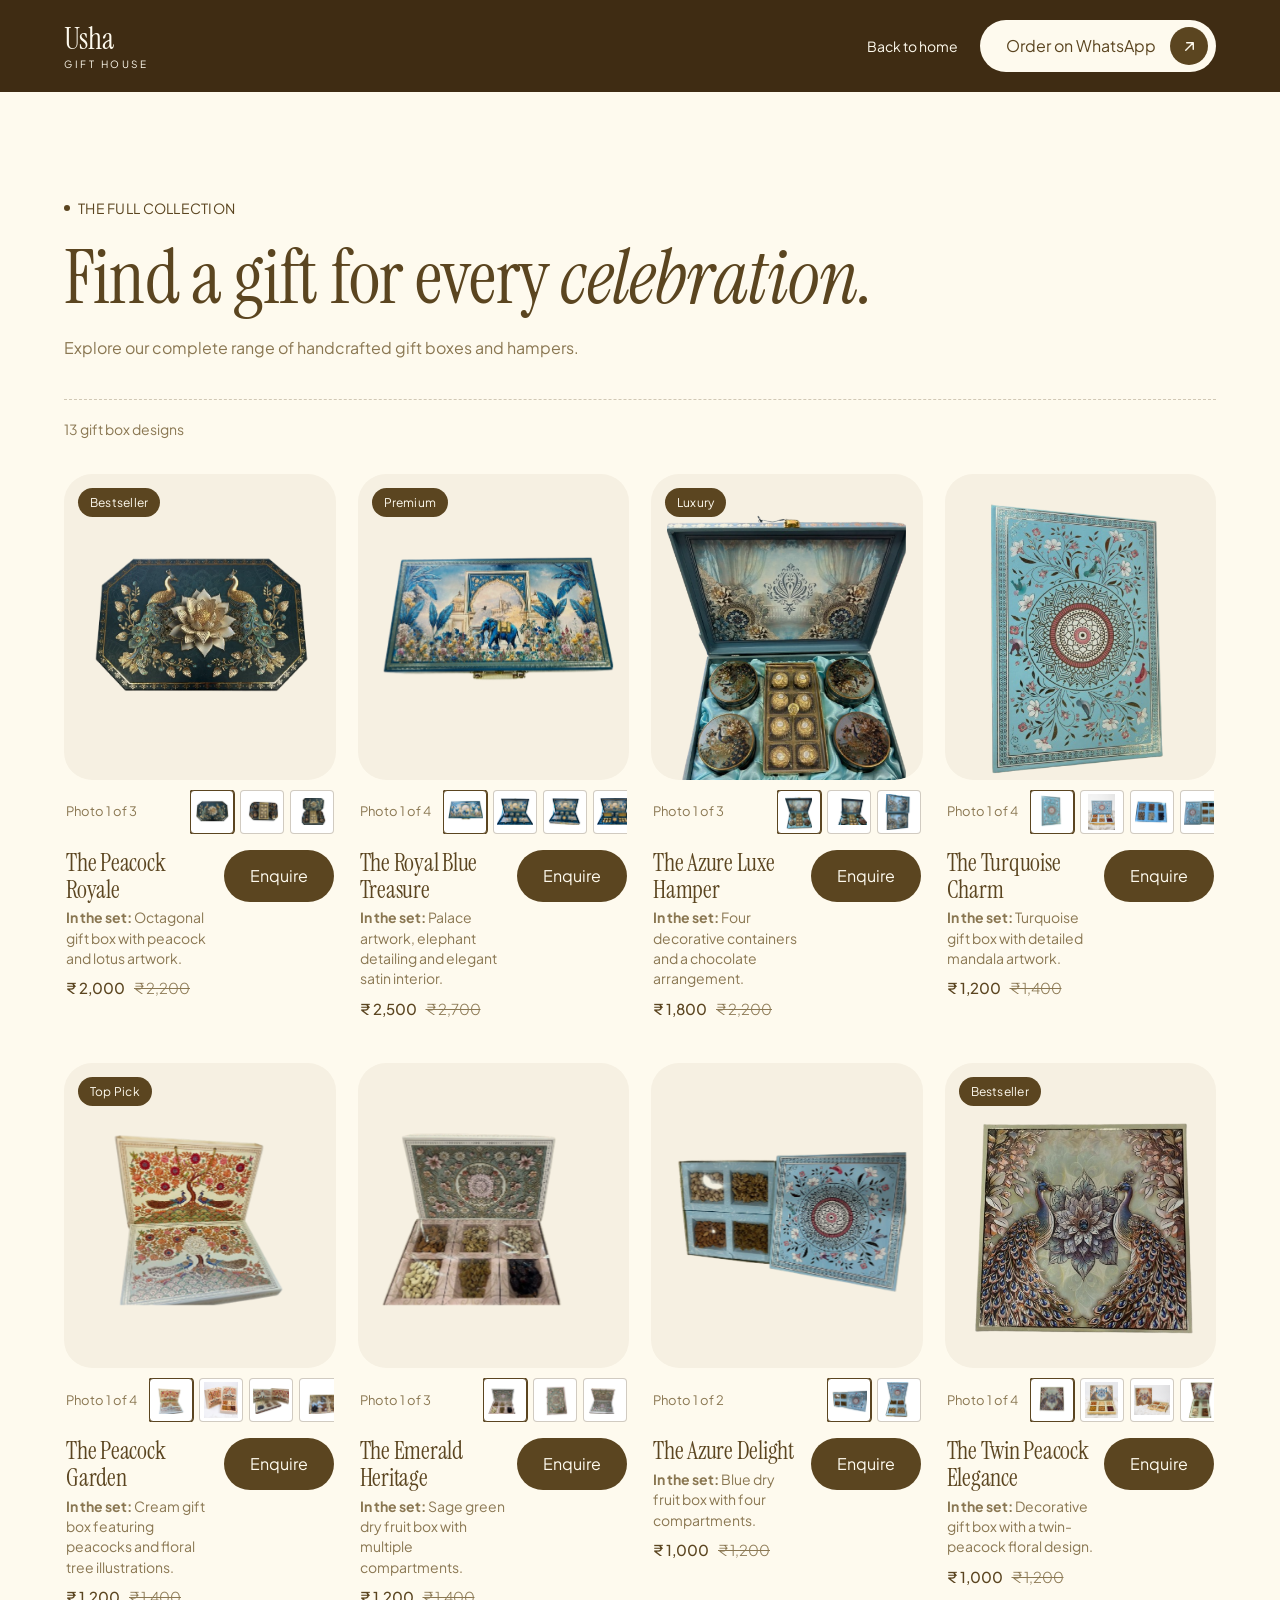
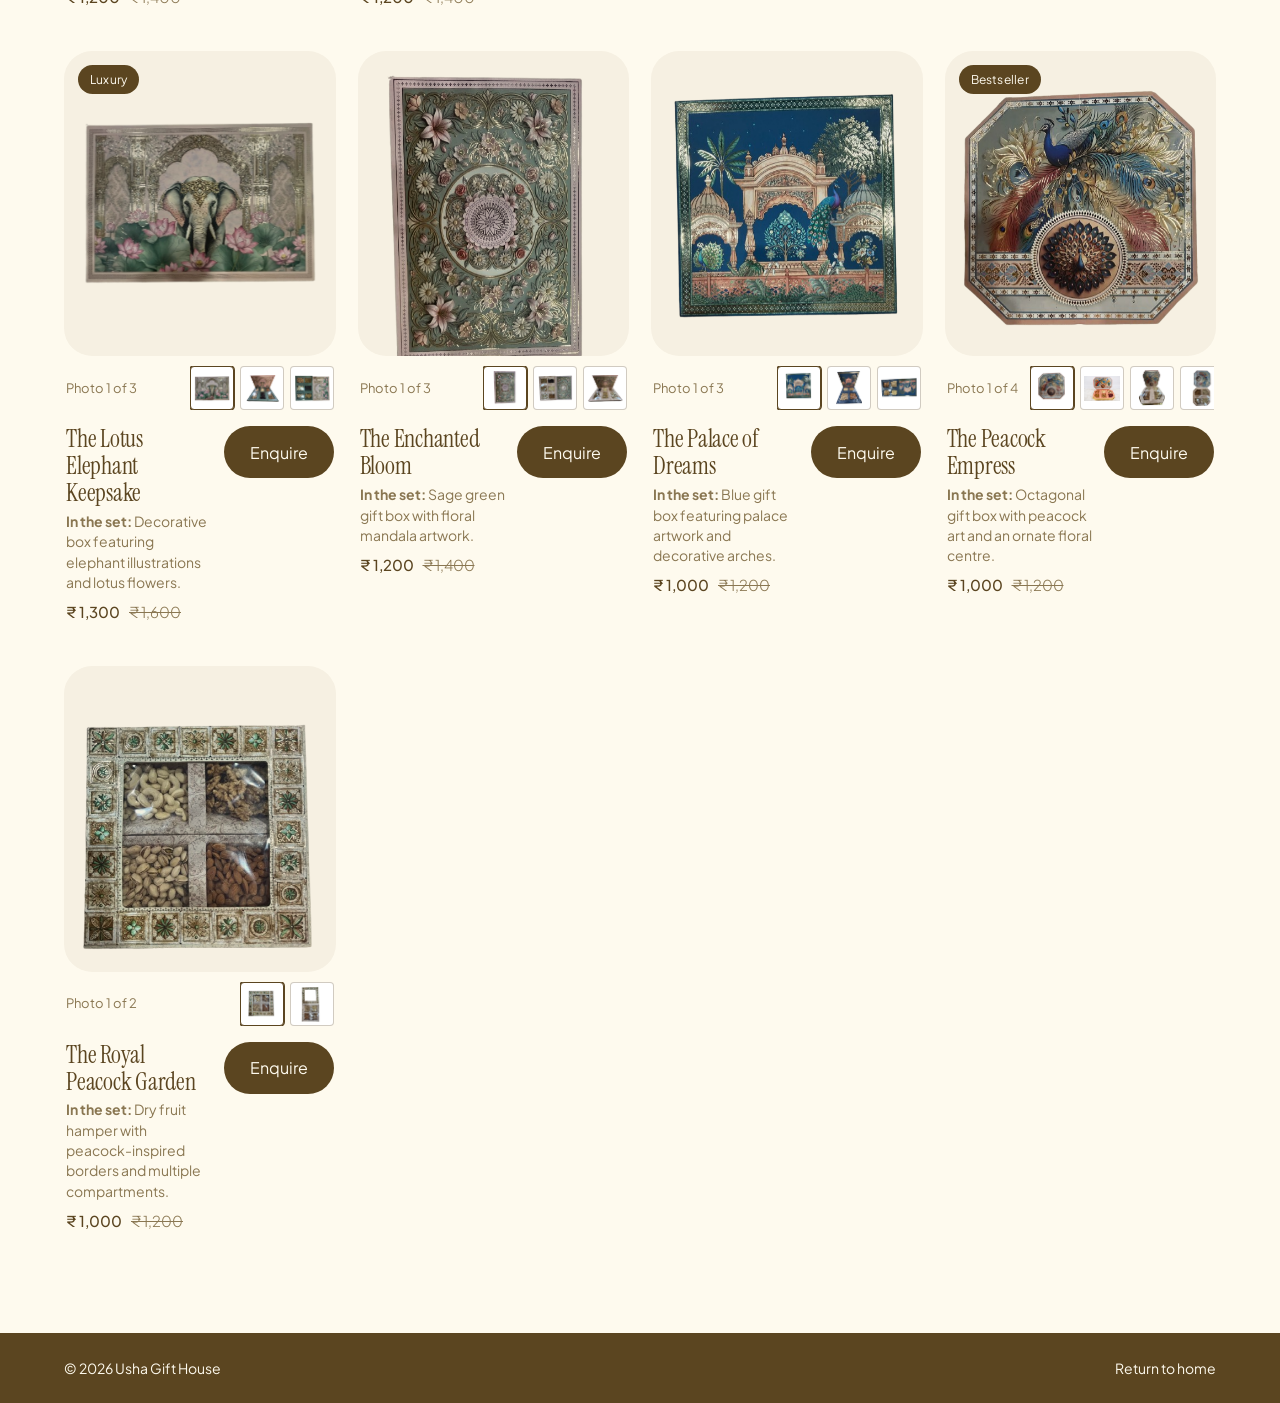
<file: collections.html>
<!DOCTYPE html>
<html lang="en">
<head>
<meta charset="utf-8">
<meta name="viewport" content="width=device-width, initial-scale=1, viewport-fit=cover">
<title>All Gift Box Designs | Usha Gift House</title>
<meta name="description" content="Explore all dry fruit gift boxes, festive hampers and premium gift designs from Usha Gift House.">
<link rel="preconnect" href="https://fonts.googleapis.com">
<link rel="preconnect" href="https://fonts.gstatic.com" crossorigin>
<link href="https://fonts.googleapis.com/css2?family=Instrument+Serif:ital@0;1&family=Plus+Jakarta+Sans:wght@300;400;500;600&display=swap" rel="stylesheet">
<link rel="stylesheet" href="style.css">
<style>
.catalog-header{background:var(--deep);color:var(--cream);padding:20px 0}
.catalog-header .wrap{display:flex;align-items:center;justify-content:space-between;gap:20px}
.catalog-brand{font-family:var(--serif);font-size:30px;line-height:1}
.catalog-brand small{display:block;font-family:var(--sans);font-size:10px;letter-spacing:.25em;margin-top:5px}
.catalog-actions{display:flex;align-items:center;gap:22px}
.catalog-back{font-size:14px}
.catalog-intro{padding-block:clamp(56px,8vw,100px) 38px}
.catalog-intro h1{max-width:850px;font-size:clamp(42px,6vw,76px)}
.catalog-intro p{margin-top:16px;color:var(--muted);font-size:16px}
.catalog-count{border-top:1px dashed var(--line);padding-top:18px;margin-bottom:34px;color:var(--muted);font-size:14px}
.catalog-grid{display:grid;grid-template-columns:repeat(4,minmax(0,1fr));gap:42px 22px;padding-bottom:100px}
.catalog-grid .gcard{min-width:0;flex:none}
.catalog-grid .gimg{aspect-ratio:4/4.5}
.catalog-grid .ginfo{gap:10px;padding-top:16px}
.catalog-grid .ginfo h3{font-size:24px;line-height:1.12}
.catalog-grid .ginfo p{font-size:14px;line-height:1.45}
.catalog-grid .wa{gap:6px}
.catalog-grid .wa a{width:34px;height:34px}
.catalog-footer{background:var(--brown);color:var(--cream);padding:24px 0;font-size:14px}
.catalog-footer .wrap{display:flex;justify-content:space-between;gap:16px;flex-wrap:wrap}
@media(max-width:1050px){.catalog-grid{grid-template-columns:repeat(3,minmax(0,1fr))}}
@media(max-width:720px){.catalog-grid{grid-template-columns:repeat(2,minmax(0,1fr));gap:30px 14px}.catalog-grid .ginfo{display:block}.catalog-grid .wa{margin-top:12px}.catalog-intro{padding-bottom:28px}}
@media(max-width:430px){.catalog-grid{grid-template-columns:1fr}.catalog-grid .ginfo{display:flex}.catalog-grid .wa{margin-top:4px}.catalog-actions .btn{display:none}}
</style>
</head>
<body>
<svg width="0" height="0" style="position:absolute" aria-hidden="true"><symbol id="arrow" viewBox="0 0 16 16"><path d="M4 12 12 4M5 4h7v7" fill="none" stroke="currentColor" stroke-width="1.5" stroke-linecap="round" stroke-linejoin="round"/></symbol></svg>
<header class="catalog-header">
  <div class="wrap">
    <a class="catalog-brand" href="index.html" aria-label="Usha Gift House home">Usha<small>GIFT HOUSE</small></a>
    <div class="catalog-actions">
      <a class="catalog-back" href="index.html#collections">Back to home</a>
      <a class="btn btn-light" data-wa href="#">Order on WhatsApp <span class="ic"><svg><use href="#arrow"/></svg></span></a>
    </div>
  </div>
</header>
<main>
  <section class="wrap catalog-intro">
    <span class="eyebrow">The full collection</span>
    <h1>Find a gift for every <em>celebration.</em></h1>
    <p>Explore our complete range of handcrafted gift boxes and hampers.</p>
  </section>
  <section class="wrap" aria-label="All gift box designs">
    <p class="catalog-count" id="catalogCount" aria-live="polite"></p>
    <div class="catalog-grid" id="catalogGrid"></div>
  </section>
</main>
<footer class="catalog-footer"><div class="wrap"><span>© 2026 Usha Gift House</span><a href="index.html">Return to home</a></div></footer>
<script src="products.js"></script>
<script>
(function(){
  var products=window.USHA_PRODUCTS||[];
  var grid=document.getElementById('catalogGrid');
  var count=document.getElementById('catalogCount');
  var orderNumber='919152919136';
  document.getElementById('catalogCount').textContent=products.length+' gift box designs';
  products.forEach(function(product){
    var card=document.createElement('article');
    card.className='gcard';
    card.dataset.viewGroup=product.photoGroup;
    var imageBox=document.createElement('div');
    imageBox.className='gimg';
    if(product.badge){
      var badge=document.createElement('span');
      badge.className='gbadge';
      badge.textContent=product.badge;
      imageBox.appendChild(badge);
    }
    var image=document.createElement('img');
    image.src='images/'+product.image;
    image.alt=product.name+' — '+product.includes;
    image.loading='lazy';
    imageBox.appendChild(image);
    var info=document.createElement('div');
    info.className='ginfo';
    var details=document.createElement('div');
    var title=document.createElement('h3');
    var titleLink=document.createElement('a');
    titleLink.href='product.html?item='+encodeURIComponent(product.slug);
    titleLink.textContent=product.name;
    title.appendChild(titleLink);
    var includes=document.createElement('p');
    includes.className='includes';
    var includesLabel=document.createElement('b');
    includesLabel.textContent='In the set: ';
    includes.append(includesLabel,document.createTextNode(product.includes));
    var price=document.createElement('div');
    price.className='gprice';
    price.textContent='₹ '+product.price.toLocaleString('en-IN')+'  ';
    var oldPrice=document.createElement('s');
    oldPrice.textContent='₹ '+product.originalPrice.toLocaleString('en-IN');
    price.appendChild(oldPrice);
    details.append(title,includes,price);
    var order=document.createElement('a');
    order.className='btn btn-dark catalog-order';
    order.textContent='Enquire';
    order.href='https://wa.me/'+orderNumber+'?text='+encodeURIComponent('Hello Usha Gift House, I am interested in: '+product.name);
    order.target='_blank';
    order.rel='noopener';
    info.append(details,order);
    card.append(imageBox,info);
    grid.appendChild(card);
  });
  var generalOrder=document.querySelector('[data-wa]');
  generalOrder.href='https://wa.me/'+orderNumber+'?text='+encodeURIComponent('Hello Usha Gift House, I would like to order a gift box.');
  generalOrder.target='_blank';
  generalOrder.rel='noopener';
})();
</script>
<script src="product-gallery.js" defer></script>
</body>
</html>
</file>
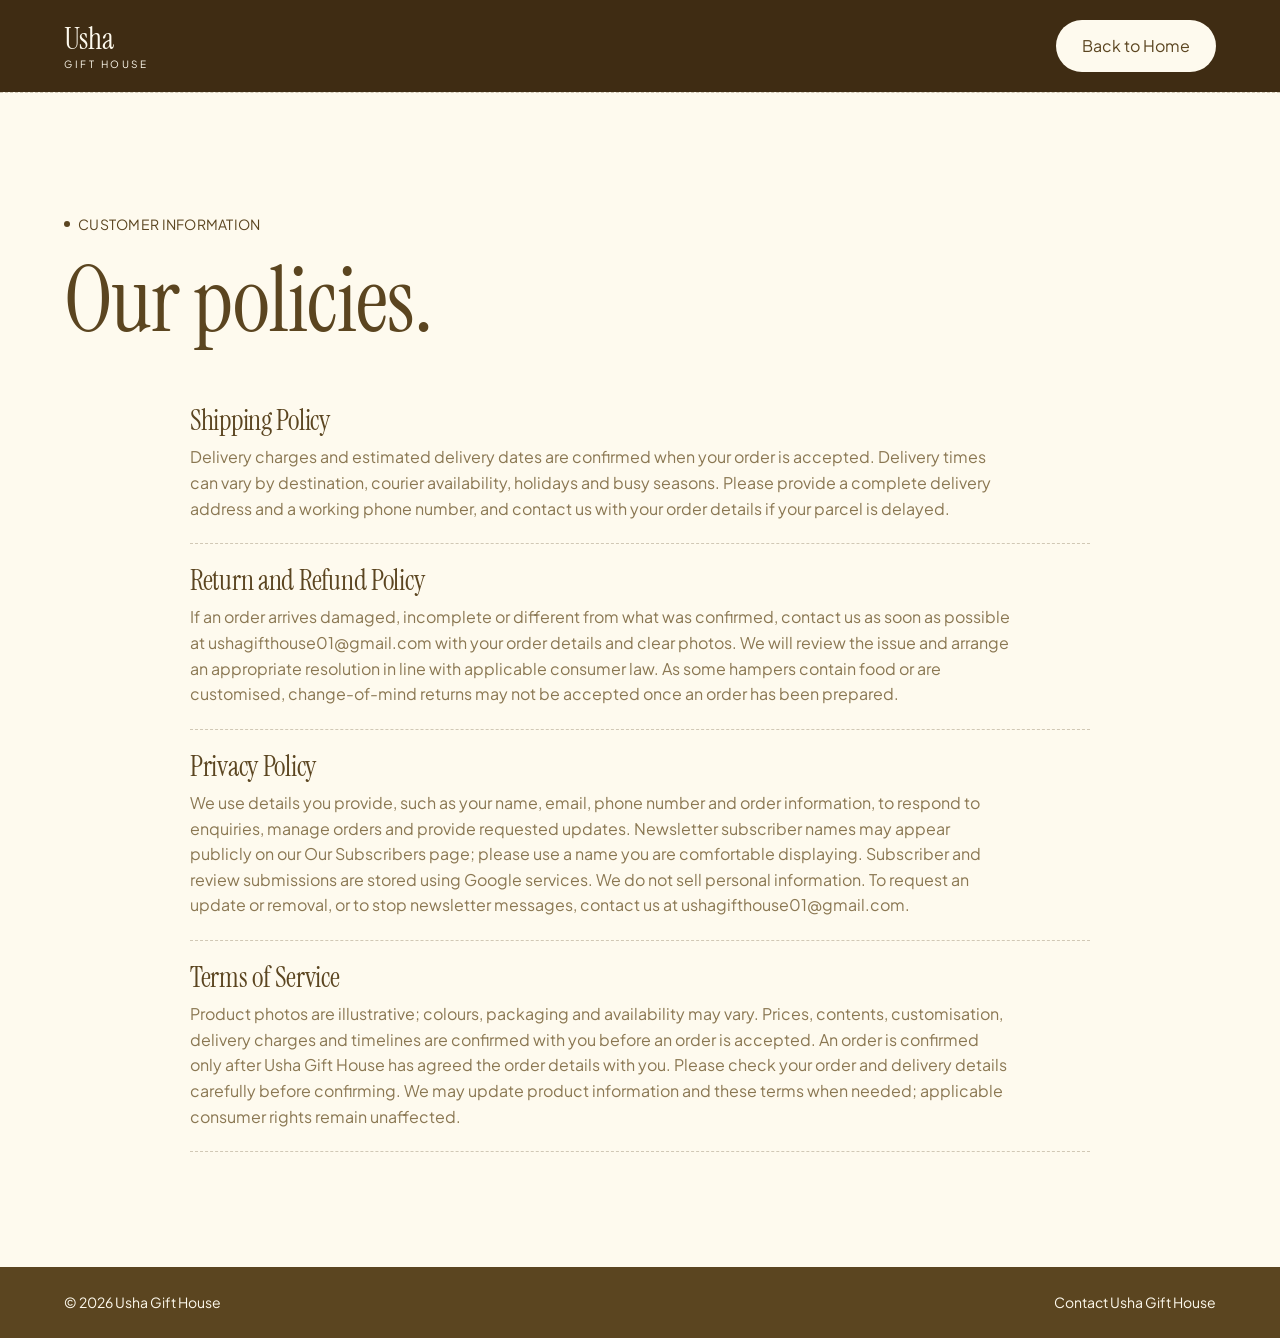
<file: policies.html>
<!DOCTYPE html>
<html lang="en">
<head>
  <meta charset="utf-8">
  <meta name="viewport" content="width=device-width, initial-scale=1, viewport-fit=cover">
  <title>Customer Policies | Usha Gift House</title>
  <meta name="description" content="Shipping, returns, privacy and terms policies for Usha Gift House customers.">
  <link rel="preconnect" href="https://fonts.googleapis.com">
  <link rel="preconnect" href="https://fonts.gstatic.com" crossorigin>
  <link href="https://fonts.googleapis.com/css2?family=Instrument+Serif:ital@0;1&family=Plus+Jakarta+Sans:wght@300;400;500;600&display=swap" rel="stylesheet">
  <link rel="stylesheet" href="style.css">
</head>
<body>
  <header class="policy-header">
    <div class="wrap">
      <a class="policy-brand" href="index.html" aria-label="Usha Gift House home">Usha<small>GIFT HOUSE</small></a>
      <a class="btn btn-light" href="index.html">Back to Home</a>
    </div>
  </header>
  <main class="policy-page">
    <section class="sec policy-section" id="policies" aria-labelledby="policyHeading">
      <div class="wrap">
        <span class="eyebrow">Customer information</span>
        <h1 id="policyHeading">Our policies.</h1>
        <div class="policy-content">
          <article class="policy-item" id="shipping-policy">
            <h2>Shipping Policy</h2>
            <p>Delivery charges and estimated delivery dates are confirmed when your order is accepted. Delivery times can vary by destination, courier availability, holidays and busy seasons. Please provide a complete delivery address and a working phone number, and contact us with your order details if your parcel is delayed.</p>
          </article>
          <article class="policy-item" id="return-policy">
            <h2>Return and Refund Policy</h2>
            <p>If an order arrives damaged, incomplete or different from what was confirmed, contact us as soon as possible at ushagifthouse01@gmail.com with your order details and clear photos. We will review the issue and arrange an appropriate resolution in line with applicable consumer law. As some hampers contain food or are customised, change-of-mind returns may not be accepted once an order has been prepared.</p>
          </article>
          <article class="policy-item" id="privacy-policy">
            <h2>Privacy Policy</h2>
            <p>We use details you provide, such as your name, email, phone number and order information, to respond to enquiries, manage orders and provide requested updates. Newsletter subscriber names may appear publicly on our Our Subscribers page; please use a name you are comfortable displaying. Subscriber and review submissions are stored using Google services. We do not sell personal information. To request an update or removal, or to stop newsletter messages, contact us at ushagifthouse01@gmail.com.</p>
          </article>
          <article class="policy-item" id="terms-of-service">
            <h2>Terms of Service</h2>
            <p>Product photos are illustrative; colours, packaging and availability may vary. Prices, contents, customisation, delivery charges and timelines are confirmed with you before an order is accepted. An order is confirmed only after Usha Gift House has agreed the order details with you. Please check your order and delivery details carefully before confirming. We may update product information and these terms when needed; applicable consumer rights remain unaffected.</p>
          </article>
        </div>
      </div>
    </section>
  </main>
  <footer class="policy-footer">
    <div class="wrap"><span>© 2026 Usha Gift House</span><a href="index.html#contact">Contact Usha Gift House</a></div>
  </footer>
</body>
</html>
</file>
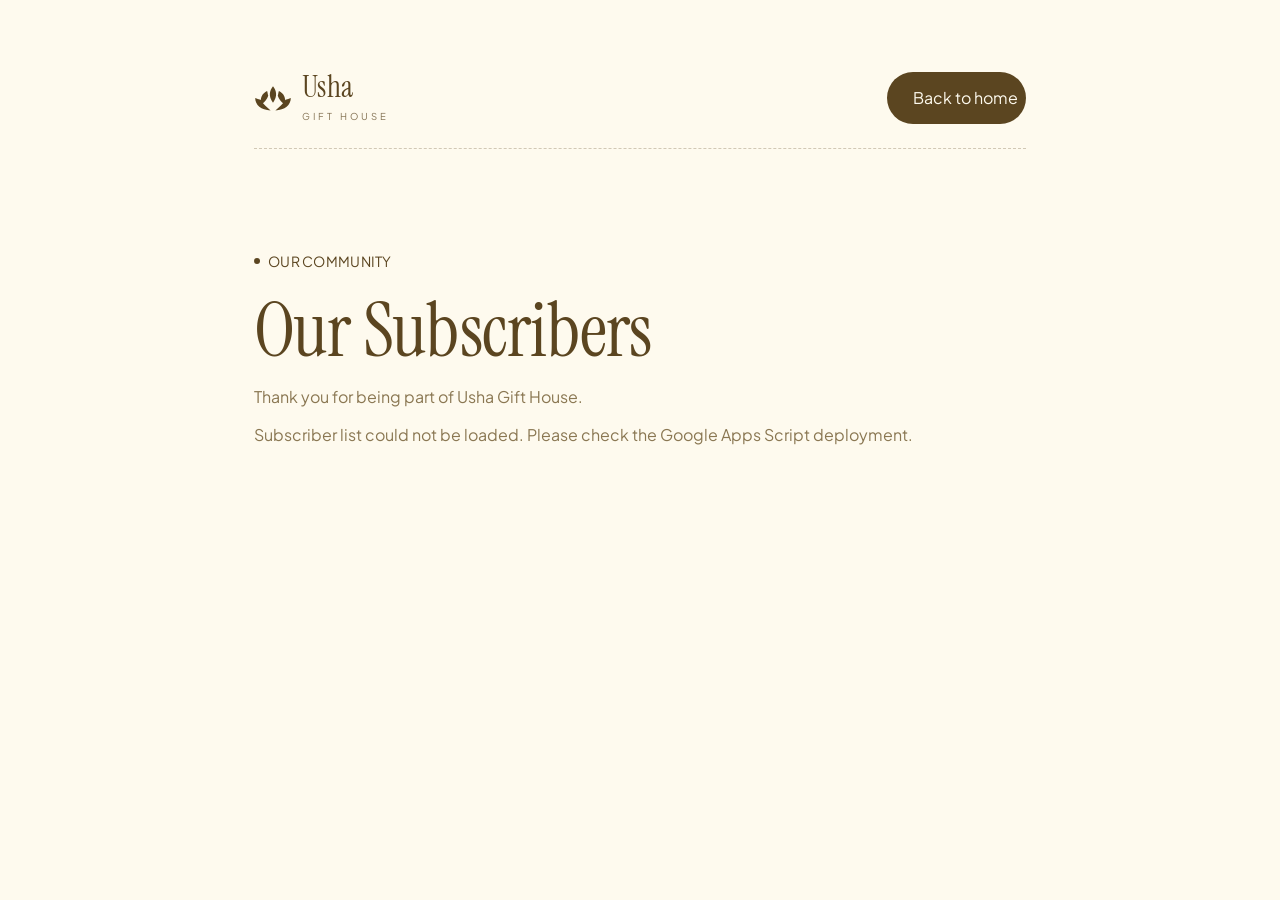
<file: subscribers.html>
<!DOCTYPE html>
<html lang="en">
<head>
  <meta charset="utf-8">
  <meta name="viewport" content="width=device-width, initial-scale=1, viewport-fit=cover">
  <title>Our Subscribers | Usha Gift House</title>
  <meta name="description" content="Meet the Usha Gift House community of subscribers.">
  <link rel="preconnect" href="https://fonts.googleapis.com">
  <link rel="preconnect" href="https://fonts.gstatic.com" crossorigin>
  <link href="https://fonts.googleapis.com/css2?family=Instrument+Serif:ital@0;1&family=Plus+Jakarta+Sans:wght@300;400;500;600&display=swap" rel="stylesheet">
  <link rel="stylesheet" href="style.css">
</head>
<body>
  <main class="subscriber-page">
    <div class="wrap">
      <header class="subscriber-page-top">
        <a class="logo" href="index.html" aria-label="Usha Gift House home">
          <svg viewBox="0 0 64 44" aria-hidden="true"><path fill="currentColor" d="M32 2C26 10 24 18 32 30c8-12 6-20 0-28ZM22 10c-8 4-13 12-9 22 5-3 9-8 11-14-1-3-1-6-2-8Zm20 0c-1 2-1 5-2 8 2 6 6 11 11 14 4-10-1-18-9-22ZM2 22c0 12 10 20 26 21C22 38 15 32 11 25 8 24 5 23 2 22Zm60 0c-3 1-6 2-9 3-4 7-11 13-17 18 16-1 26-9 26-21Z"/></svg>
          <div><span>Usha</span><small>GIFT HOUSE</small></div>
        </a>
        <a class="btn btn-dark" href="index.html">Back to home</a>
      </header>
      <section class="subscriber-page-main" aria-labelledby="subscriberHeading">
        <span class="eyebrow">Our community</span>
        <h1 id="subscriberHeading">Our Subscribers</h1>
        <p>Thank you for being part of Usha Gift House.</p>
        <p class="subscriber-status" id="subscriberStatus" role="status" aria-live="polite">Loading subscribers...</p>
        <ul class="subscriber-list" id="subscriberList" aria-label="Subscriber names"></ul>
      </section>
    </div>
  </main>
  <script src="subscribers.js" defer></script>
</body>
</html>
</file>
<file: style.css>
:root{
  --cream:#FEFAEE; --ivory:#F6F0E2; --beige:#D8C7A7; --brown:#5B4520; --deep:#3F2C13; --white:#fff;
  --ink:#5B4520; --muted:#8a7752; --line:rgba(91,69,32,.28);
  --serif:'Instrument Serif','Cormorant Garamond',Georgia,serif;
  --sans:'Plus Jakarta Sans',Inter,system-ui,sans-serif;
  --r:28px; --wrap:1280px; --pad:clamp(20px,5vw,104px);
  --bg:var(--cream); --fg:var(--ink);
}
@media (prefers-color-scheme:dark){ :root:not([data-theme="light"]){ color-scheme:light } }
*{box-sizing:border-box;margin:0;padding:0}
html{scroll-behavior:smooth;scroll-padding-top:84px}
body{font-family:var(--sans);background:var(--cream);color:var(--ink);line-height:1.6;-webkit-font-smoothing:antialiased;overflow-x:hidden}
img{max-width:100%;display:block}
a{color:inherit;text-decoration:none}
button{font:inherit;color:inherit;background:none;border:0;cursor:pointer}
:focus-visible{outline:2px solid var(--beige);outline-offset:3px}
.wrap{max-width:calc(var(--wrap) + var(--pad)*2);margin:0 auto;padding-inline:var(--pad)}
h1,h2,h3{font-family:var(--serif);font-weight:400;line-height:1.08;letter-spacing:-.01em}
h1{font-size:clamp(46px,7vw,104px)}
h2{font-size:clamp(34px,4.6vw,64px)}
em{font-style:italic}
.eyebrow{display:inline-flex;align-items:center;gap:8px;font-size:14px;text-transform:uppercase;letter-spacing:.02em;margin-bottom:18px}
.eyebrow::before{content:"";width:6px;height:6px;border-radius:50%;background:currentColor}
.center{text-align:center}
section{position:relative}
.sec{padding-block:clamp(64px,9vw,128px)}

/* Buttons */
.btn{display:inline-flex;align-items:center;gap:14px;height:52px;padding:0 8px 0 26px;border-radius:999px;font-size:16px;font-weight:400;transition:background .35s,color .35s,border-color .35s,transform .35s;white-space:nowrap}
.btn .ic{width:38px;height:38px;border-radius:50%;display:grid;place-items:center;transition:transform .4s cubic-bezier(.2,.7,.2,1)}
.btn .ic svg{width:15px;height:15px}
.btn:hover .ic{transform:rotate(45deg)}
.btn-dark{background:var(--brown);color:var(--cream)}
.btn-dark .ic{background:var(--cream);color:var(--brown)}
.btn-dark:hover{background:var(--deep)}
.btn-light{background:var(--cream);color:var(--brown)}
.btn-light .ic{background:var(--brown);color:var(--cream)}
.btn-light:hover{background:#fff}
.btn-outline{padding:0 26px;border:1px solid rgba(254,250,238,.7);color:var(--cream)}
.btn-outline:hover{background:var(--cream);color:var(--brown)}
.btn-outline.dk{border-color:var(--brown);color:var(--brown)}
.btn-outline.dk:hover{background:var(--brown);color:var(--cream)}
.btn-plain{padding:0 28px;justify-content:center}
.catalog-order{justify-content:center;padding-inline:26px}

/* Product detail */
.product-header{background:var(--deep);color:var(--cream);padding:20px 0}
.product-header .wrap{display:flex;align-items:center;justify-content:space-between;gap:20px}
.product-brand{font-family:var(--serif);font-size:30px;line-height:1}
.product-brand small{display:block;font-family:var(--sans);font-size:10px;letter-spacing:.25em;margin-top:5px}
.product-catalog-link{font-size:15px}
.product-page{min-height:calc(100vh - 140px)}
.product-page>.wrap{padding-block:28px 80px}
.product-breadcrumb{display:inline-flex;gap:10px;align-items:center;color:var(--muted);font-size:14px;margin-bottom:24px}
.product-breadcrumb span:last-child{color:var(--ink)}
.product-layout{display:grid;grid-template-columns:minmax(0,1.05fr) minmax(320px,.95fr);gap:clamp(36px,7vw,96px);align-items:center}
.detail-image-frame{position:relative;aspect-ratio:1/1;min-height:380px;border-radius:var(--r);background:var(--ivory);display:grid;place-items:center;overflow:hidden}
.detail-image-frame>img{width:100%;height:100%;padding:7%;object-fit:contain;mix-blend-mode:multiply}
.detail-badge{position:absolute;z-index:1;left:18px;top:18px;padding:6px 13px;border-radius:99px;background:var(--brown);color:var(--cream);font-size:13px}
.detail-thumbnails{display:flex;gap:8px;overflow-x:auto;padding:12px 2px 4px;scrollbar-width:thin;scrollbar-color:var(--beige) transparent}
.detail-thumb{width:68px;height:68px;flex:0 0 68px;padding:4px;border:1px solid var(--line);border-radius:6px;background:#fff;overflow:hidden}
.detail-thumb[aria-pressed="true"]{border-color:var(--brown);box-shadow:0 0 0 1px var(--brown)}
.detail-thumb img{width:100%;height:100%;object-fit:contain}
.product-copy .eyebrow{margin-bottom:12px}
.product-copy h1{font-size:52px;line-height:1.05}
.product-summary{margin-top:14px;color:var(--muted);font-size:17px}
.product-price{display:flex;align-items:baseline;flex-wrap:wrap;gap:12px;margin-top:26px}
.product-price strong{font-size:28px;font-weight:500}
.product-price s{color:var(--muted);font-size:16px}
.product-price span{flex-basis:100%;font-size:13px;color:var(--muted)}
.product-includes{border-block:1px dashed var(--line);padding:20px 0;margin-top:24px}
.product-includes h2{font-family:var(--sans);font-size:14px;font-weight:600;line-height:1.4}
.product-includes p,.product-description{margin-top:7px;color:var(--muted)}
.product-description{margin-top:20px}
.product-actions{display:flex;flex-wrap:wrap;gap:12px;margin-top:28px}
.product-action{justify-content:center;padding-inline:24px}
.product-help{margin-top:18px;color:var(--muted);font-size:14px}
.product-layout[hidden],.product-missing[hidden],.detail-badge[hidden]{display:none}
.product-missing{max-width:760px;padding:80px 0;text-align:center;margin-inline:auto}
.product-missing h1{font-size:48px}
.product-missing p{max-width:520px;margin:18px auto 28px;color:var(--muted)}
.product-footer{background:var(--brown);color:var(--cream);padding:24px 0;font-size:14px}
.product-footer .wrap{display:flex;justify-content:space-between;gap:16px;flex-wrap:wrap}

/* Header */
.hdr{position:fixed;inset:0 0 auto 0;z-index:50;transition:background .4s,padding .4s,transform .4s;padding:22px 0;padding-top:calc(22px + env(safe-area-inset-top,0px))}
.hdr.solid{background:rgba(63,44,19,.96);padding-block:12px;padding-top:calc(12px + env(safe-area-inset-top,0px));backdrop-filter:blur(8px)}
.hdr .wrap{display:flex;align-items:center;justify-content:space-between;gap:24px}
.logo{display:flex;align-items:center;gap:10px;color:var(--cream)}
.logo svg{width:38px;height:auto}
.logo span{font-family:var(--serif);font-size:30px;line-height:1;letter-spacing:.01em;white-space:nowrap}
.logo small{display:block;font-family:var(--sans);font-size:9.5px;letter-spacing:.32em;margin-top:5px;opacity:.75}
.nav{display:flex;gap:34px;color:var(--cream);font-size:15px}
.nav a{position:relative;padding:4px 0}
.nav a::after{content:"";position:absolute;left:0;bottom:0;height:1px;width:100%;background:currentColor;transform:scaleX(0);transform-origin:right;transition:transform .4s}
.nav a:hover::after,.nav a.on::after{transform:scaleX(1);transform-origin:left}
.hdr .btn{height:46px}
.hdr .btn .ic{width:32px;height:32px}
.burger{display:none;width:44px;height:44px;border:1px solid rgba(254,250,238,.5);border-radius:50%;color:var(--cream);place-items:center}
.burger span{display:block;width:18px;height:1.5px;background:currentColor;position:relative;transition:.3s}
.burger span::before,.burger span::after{content:"";position:absolute;left:0;width:18px;height:1.5px;background:currentColor;transition:.3s}
.burger span::before{top:-6px}.burger span::after{top:6px}
.burger[aria-expanded="true"] span{background:transparent}
.burger[aria-expanded="true"] span::before{top:0;transform:rotate(45deg)}
.burger[aria-expanded="true"] span::after{top:0;transform:rotate(-45deg)}
.mmenu{position:fixed;inset:0;z-index:40;background:var(--deep);color:var(--cream);display:flex;flex-direction:column;justify-content:center;gap:6px;padding:100px var(--pad) 40px;opacity:0;visibility:hidden;transform:translateY(-12px);transition:.45s cubic-bezier(.2,.7,.2,1)}
.mmenu.open{opacity:1;visibility:visible;transform:none}
.mmenu a.l{font-family:var(--serif);font-size:44px;line-height:1.25;border-bottom:1px solid rgba(254,250,238,.15);padding:6px 0}
.mmenu .btn{margin-top:28px;align-self:flex-start}

/* Hero */
.hero{background:var(--deep);color:var(--cream);min-height:100svh;display:flex;align-items:center;padding:130px 0 70px;overflow:hidden}
.hero .wrap{display:grid;grid-template-columns:1.05fr .95fr;gap:clamp(30px,5vw,80px);align-items:center;width:100%}
.hero .eyebrow{color:var(--beige)}
.hero h1{margin-bottom:26px}
.hero h1 .ln{display:block;overflow:hidden;padding-bottom:.08em}
.hero h1 .ln>span{display:block;transform:translateY(105%);animation:up 1.1s cubic-bezier(.2,.7,.2,1) forwards}
.hero h1 .ln:nth-child(2)>span{animation-delay:.14s}
.hero p.lead{max-width:520px;font-size:17px;color:rgba(254,250,238,.82);margin-bottom:38px;opacity:0;animation:fade 1s .5s forwards}
.hero .cta{display:flex;flex-wrap:wrap;gap:14px;opacity:0;animation:fade 1s .7s forwards}
.hero .eyebrow{opacity:0;animation:fade 1s .1s forwards}
@keyframes up{to{transform:none}}
@keyframes fade{to{opacity:1}}
.hero-art{position:relative;opacity:0;animation:fade 1.4s .3s forwards}
.hero-panel{background:var(--ivory);border:3px solid #8E6F3D;border-radius:36px;aspect-ratio:1/1.02;display:grid;place-items:center;padding:6%;overflow:hidden;box-shadow:0 14px 30px rgba(63,44,19,.16);transition:transform .5s cubic-bezier(.2,.7,.2,1),box-shadow .5s cubic-bezier(.2,.7,.2,1)}
.hero-panel:hover{transform:translateY(-8px);box-shadow:0 24px 38px rgba(63,44,19,.22)}
.hero-panel img{width:100%;max-height:calc(100% - 4px);padding:8px;border:2px solid rgba(91,69,32,.55);border-radius:8px;background:var(--cream);object-fit:contain;rotate:-.5deg;translate:0 -12px;will-change:transform}
.hero-tag{position:absolute;left:-22px;bottom:34px;background:var(--cream);color:var(--brown);border-radius:20px;padding:14px 20px;display:flex;align-items:center;gap:12px;font-size:14px;line-height:1.3}
.hero-tag b{font-family:var(--serif);font-weight:400;font-size:32px;line-height:1}

/* Marquee */
.trust{padding:38px 0 46px;border-bottom:0}
.trust p{text-align:center;font-size:17px;margin-bottom:26px}
.mq{overflow:hidden;-webkit-mask:linear-gradient(90deg,transparent,#000 8%,#000 92%,transparent);mask:linear-gradient(90deg,transparent,#000 8%,#000 92%,transparent)}
.mq-track{display:flex;width:max-content;animation:mq 40s linear infinite}
.mq:hover .mq-track{animation-play-state:paused}
.mq-track>div{display:flex;flex-shrink:0}
.mq-item{display:flex;align-items:center;gap:12px;padding:0 44px;color:#b3a48a;font-weight:600;font-size:22px;white-space:nowrap}
.mq-item svg{width:30px;height:30px}
@keyframes mq{to{transform:translateX(-50%)}}
.divider{border:0;border-top:1px dashed var(--line);max-width:calc(var(--wrap));margin:0 auto}

/* Collections */
.col-head{display:flex;justify-content:space-between;align-items:flex-end;gap:24px;margin-bottom:44px;flex-wrap:wrap}
.collection-grid{display:grid;grid-template-columns:repeat(4,minmax(0,1fr));gap:24px}
.collection-tools{display:flex;align-items:center;gap:10px}
.collection-grid{display:flex;align-items:flex-start;gap:12px;height:min(535px,72vh);overflow-x:auto;overflow-y:hidden;scroll-snap-type:x mandatory;scrollbar-width:thin;scrollbar-color:var(--beige) transparent;padding:0 2px 12px}
.collection-grid::-webkit-scrollbar{height:8px}
.collection-grid::-webkit-scrollbar-thumb{background:var(--beige);border-radius:4px}
.collection-product{position:relative;isolation:isolate;flex:0 0 280px;min-width:0;height:min(400px,54vh);overflow:hidden;scroll-snap-align:start;border-radius:var(--r);background:var(--beige);color:#fff;cursor:pointer;transition:flex-basis .55s cubic-bezier(.2,.7,.2,1),height .55s cubic-bezier(.2,.7,.2,1)}
.collection-product:hover,.collection-product:focus-visible,.collection-product.on{flex-basis:405px;height:min(525px,72vh)}
.collection-product>img{position:absolute;inset:0;width:100%;height:100%;object-fit:contain;padding:10% 8% 28%;transition:transform .6s cubic-bezier(.2,.7,.2,1)}
.collection-product::after{content:"";position:absolute;inset:35% 0 0;z-index:1;background:linear-gradient(to bottom,transparent,rgba(63,44,19,.88) 48%,rgba(63,44,19,.96))}
.collection-copy{position:absolute;z-index:2;left:0;right:0;bottom:0;padding:22px}
.collection-copy h3{font-size:27px;line-height:1.1}
.collection-copy p{max-height:0;overflow:hidden;opacity:0;font-size:14px;line-height:1.5;color:rgba(255,255,255,.9);margin-top:0;transition:max-height .45s,opacity .3s,margin .3s}
.collection-product:hover .collection-copy p,.collection-product:focus-visible .collection-copy p,.collection-product.on .collection-copy p{max-height:90px;opacity:1;margin-top:9px}
.collection-product:hover>img,.collection-product:focus-visible>img,.collection-product.on>img{transform:scale(1.03)}
.collection-copy .includes{color:#fff;padding-top:9px;border-top:1px solid rgba(255,255,255,.45)}
.collection-copy .includes b{font-weight:600}

/* About */
.about .wrap{display:grid;grid-template-columns:.9fr 1fr;gap:clamp(30px,5vw,60px);align-items:start}
.about-img{border-radius:var(--r);background:var(--ivory);overflow:hidden;aspect-ratio:1/1.12;padding:20px;display:grid;place-items:center}
.about-img img{width:100%;height:100%;object-fit:contain;padding:8px;border:2px solid rgba(91,69,32,.55);border-radius:8px;background:var(--cream);mix-blend-mode:multiply;transition:transform 1.4s cubic-bezier(.2,.7,.2,1)}
.about-img:hover img{transform:scale(1.02)}
.about h2{font-size:clamp(28px,3.4vw,48px);line-height:1.32;margin:6px 0 34px}
.stats{display:flex;flex-wrap:wrap;gap:34px 56px;margin-top:68px}
.stat b{display:block;font-family:var(--serif);font-weight:400;font-size:clamp(52px,6vw,84px);line-height:1}
.stat span{display:block;font-size:16px;margin-top:10px;max-width:160px;line-height:1.4}

/* Process */
.dark{background:var(--brown);color:var(--cream)}
.process h2{margin-bottom:76px}
.steps{max-width:960px;margin:0 auto;display:flex;flex-direction:column;gap:70px;position:relative}
.step{display:grid;grid-template-columns:375px 52px 1fr;gap:0 30px;align-items:start;position:relative}
.step-img{aspect-ratio:375/218;border-radius:28px;overflow:hidden;background:var(--ivory);display:grid;place-items:center}
.step-img img{width:100%;height:100%;object-fit:contain;padding:5%;mix-blend-mode:multiply}
.step-num{position:relative;width:52px;height:52px;border-radius:50%;background:rgba(254,250,238,.45);display:grid;place-items:center;z-index:2}
.step-num i{width:34px;height:34px;border-radius:50%;background:var(--cream);color:var(--brown);display:grid;place-items:center;font-style:normal;font-size:16px}
.step:not(:last-child) .step-num::after{content:"";position:absolute;top:52px;left:50%;width:2px;height:calc(100% + 380px);height:calc(218px + 70px - 52px + 0px);background:var(--cream);transform:translateX(-50%) scaleY(0);transform-origin:top;transition:transform 1.1s .3s cubic-bezier(.2,.7,.2,1)}
.step.in .step-num::after{transform:translateX(-50%) scaleY(1)}
.step h3{font-size:32px;margin-bottom:12px;padding-top:4px}
.step p{font-size:17px;max-width:380px;color:rgba(254,250,238,.9)}

/* Gallery carousel (replaces therapists) */
.gal-head{display:flex;justify-content:space-between;align-items:flex-end;gap:24px;margin-bottom:48px;flex-wrap:wrap}
.gal-head h2{max-width:780px}
.gal-tools{display:flex;gap:12px;align-items:center}
.arrow{width:52px;height:52px;border-radius:50%;border:1px solid var(--brown);display:grid;place-items:center;transition:.3s}
.arrow:hover{background:var(--brown);color:var(--cream)}
.arrow svg{width:18px}
.rail{display:flex;gap:26px;overflow-x:auto;scroll-snap-type:x mandatory;scroll-padding-inline:var(--pad);padding:0 var(--pad) 12px;scrollbar-width:none;cursor:grab;-webkit-overflow-scrolling:touch}
.rail::-webkit-scrollbar{display:none}
.rail.drag{cursor:grabbing;scroll-snap-type:none;scroll-behavior:auto}
.gcard{flex:0 0 clamp(260px,29vw,437px);scroll-snap-align:start}
.gimg{aspect-ratio:437/500;border-radius:var(--r);background:var(--ivory);overflow:hidden;display:grid;place-items:center;position:relative}
.gimg img{width:100%;height:100%;object-fit:contain;padding:6%;mix-blend-mode:multiply;transition:transform .9s cubic-bezier(.2,.7,.2,1);user-select:none;-webkit-user-drag:none}
.gcard:hover .gimg img{transform:scale(1.06)}
.product-views{display:flex;align-items:center;justify-content:space-between;gap:12px;padding:10px 2px 0}
.view-count{font-size:13px;color:var(--muted);white-space:nowrap}
.view-thumbnails{display:flex;gap:6px;overflow-x:auto;scrollbar-width:none}
.view-thumbnails::-webkit-scrollbar{display:none}
.view-thumb{width:44px;height:44px;flex:0 0 44px;padding:3px;border:1px solid var(--line);border-radius:4px;background:#fff;overflow:hidden}
.view-thumb[aria-pressed="true"]{border-color:var(--brown);box-shadow:0 0 0 1px var(--brown)}
.view-thumb img{width:100%;height:100%;object-fit:contain}
.gbadge{position:absolute;left:14px;top:14px;background:var(--brown);color:var(--cream);font-size:12px;padding:5px 12px;border-radius:99px;letter-spacing:.02em}
.ginfo{display:flex;justify-content:space-between;align-items:flex-start;gap:14px;padding:22px 2px 0}
.ginfo h3{font-size:28px}
.ginfo p{font-size:15px;color:var(--muted);margin-top:4px}
.gprice{font-size:15px;margin-top:8px;font-weight:500}
.gprice s{color:var(--muted);font-weight:300;margin-left:6px}
.wa{flex:0 0 auto;display:flex;gap:8px;margin-top:4px}
.wa a{width:36px;height:36px;border-radius:50%;border:1px solid var(--brown);display:grid;place-items:center;transition:.3s}
.wa a:hover{background:var(--brown);color:var(--cream)}
.wa svg{width:16px;height:16px}

/* Testimonials */
.testi h2{margin-bottom:64px}
.tgrid{display:grid;grid-template-columns:repeat(3,1fr);gap:24px;align-items:start}
.tc{border-radius:28px;padding:30px;background:#fff;color:var(--brown);display:flex;flex-direction:column;min-height:330px;transition:transform .5s cubic-bezier(.2,.7,.2,1)}
.tc:hover{transform:translateY(-6px)}
.tc.b{background:#F1EBE3}
.tc.b:nth-child(5){background:#EDE6DA}
.tc.b:nth-child(6){background:#E8DFD2}
.stars{display:flex;align-items:center;gap:4px;margin-bottom:22px;font-size:14px}
.stars svg{width:22px;height:22px;fill:var(--brown)}
.stars span{margin-left:10px}
.tc blockquote{font-size:16.5px;line-height:1.6;flex:1}
.tc hr{border:0;border-top:1px dashed var(--line);margin:26px 0}
.who{display:flex;align-items:center;gap:14px}
.av{width:56px;height:56px;border-radius:50%;background:var(--beige);display:grid;place-items:center;font-family:var(--serif);font-size:24px;flex:0 0 auto}
.who b{display:block;font-family:var(--serif);font-weight:400;font-size:24px;line-height:1.1}
.who span{font-size:14px;color:var(--muted)}
.review-form-section{border-bottom:1px dashed var(--line)}
.review-form-wrap{display:grid;grid-template-columns:.8fr 1fr;gap:clamp(32px,7vw,100px);align-items:start}
.review-form-wrap h2{max-width:480px}
.review-form-wrap>div>p{margin-top:16px;color:var(--muted)}
.review-form{display:grid;gap:10px}
.review-form label{font-size:14px;font-weight:500;margin-top:8px}
.review-form input,.review-form select,.review-form textarea{width:100%;border:1px solid var(--line);border-radius:8px;background:#fff;color:var(--ink);padding:13px 15px;font:inherit}
.review-form textarea{resize:vertical;min-height:120px}
.review-form .btn{justify-self:start;justify-content:center;padding-inline:26px;margin-top:10px}
.review-form-status{min-height:24px;color:var(--muted);font-size:14px}

/* Announcement */
.ann{background:var(--brown);color:var(--cream);overflow:hidden;padding:26px 0}
.ann-track{display:flex;width:max-content;animation:mq 30s linear infinite}
.ann-track>div{display:flex;align-items:center;flex-shrink:0}
.ann-track span{font-family:var(--serif);font-size:clamp(28px,3vw,40px);text-transform:uppercase;white-space:nowrap;padding:0 36px}
.ann-track svg{width:22px;height:22px;fill:var(--cream);flex:0 0 auto}

/* FAQ */
.faq .wrap{display:grid;grid-template-columns:.75fr 1fr;gap:clamp(30px,5vw,70px);align-items:start}
.faq h2{max-width:420px}
.acc{display:flex;flex-direction:column;gap:14px}
.qi{border:1px dashed var(--line);border-radius:26px;transition:background .4s,border-color .4s}
.qi.open{background:#fff}
.qi button{width:100%;display:flex;justify-content:space-between;align-items:center;gap:20px;text-align:left;padding:24px 26px;font-family:var(--serif);font-size:clamp(20px,1.9vw,25px);line-height:1.25}
.qi .pm{position:relative;width:20px;height:20px;flex:0 0 auto;transition:transform .45s}
.qi .pm::before,.qi .pm::after{content:"";position:absolute;left:0;top:50%;width:100%;height:1.5px;background:var(--brown);transition:transform .45s}
.qi .pm::after{transform:rotate(90deg)}
.qi.open .pm{transform:rotate(45deg)}
.qa{display:grid;grid-template-rows:0fr;transition:grid-template-rows .5s cubic-bezier(.2,.7,.2,1)}
.qi.open .qa{grid-template-rows:1fr}
.qa>div{overflow:hidden}
.qa p{padding:0 26px 26px;color:var(--muted);font-size:16px;max-width:620px}

/* Policies */
.policy-section{border-top:1px dashed var(--line)}
.policy-header{background:var(--deep);color:var(--cream);padding:20px 0}
.policy-header .wrap{display:flex;align-items:center;justify-content:space-between;gap:20px;flex-wrap:wrap}
.policy-header .btn{justify-content:center;padding-inline:26px}
.policy-brand{font-family:var(--serif);font-size:30px;line-height:1}
.policy-brand small{display:block;font-family:var(--sans);font-size:10px;letter-spacing:.25em;margin-top:5px}
.policy-section h1{max-width:700px}
.policy-content{max-width:900px;margin:34px auto 0}
.policy-item{padding:22px 0;border-bottom:1px dashed var(--line);scroll-margin-top:100px}
.policy-item h2{font-size:28px;margin-bottom:8px}
.policy-item p{max-width:820px;color:var(--muted)}
.policy-item a{text-decoration:underline;text-underline-offset:3px}
.policy-footer{background:var(--brown);color:var(--cream);padding:24px 0;font-size:14px}
.policy-footer .wrap{display:flex;justify-content:space-between;gap:16px;flex-wrap:wrap}

/* Final CTA */
.fcta{padding:clamp(70px,10vw,150px) 0;background:var(--ctabg) center/cover no-repeat var(--beige);background-blend-mode:multiply;position:relative;isolation:isolate}
.fcta-card{max-width:800px;margin:0 auto;background:#fff;border-radius:34px;padding:clamp(40px,7vw,90px) clamp(24px,6vw,80px);text-align:center;border:1px solid rgba(91,69,32,.1)}
.fcta-card h2{margin-bottom:34px;max-width:620px;margin-inline:auto}
.fcta-card .row{display:flex;flex-wrap:wrap;gap:12px;justify-content:center}

/* Footer */
.subscriber-page{min-height:100vh;padding:clamp(28px,6vw,72px) 0}
.subscriber-page .wrap{max-width:900px}
.subscriber-page-top{display:flex;justify-content:space-between;align-items:center;gap:24px;border-bottom:1px dashed var(--line);padding-bottom:24px}
.subscriber-page-top .logo{color:var(--brown)}
.subscriber-page-main{padding-top:clamp(48px,8vw,96px)}
.subscriber-page-main h1{font-size:clamp(42px,7vw,76px)}
.subscriber-page-main>p{margin-top:12px;color:var(--muted)}
.subscriber-status{margin-top:36px;color:var(--muted)}
.subscriber-list{display:grid;grid-template-columns:repeat(3,minmax(0,1fr));gap:12px;list-style:none;margin-top:24px}
.subscriber-list li{padding:16px 18px;border:1px solid var(--line);border-radius:8px;background:var(--ivory);overflow-wrap:anywhere}
.foot{background:var(--brown);color:var(--cream);font-size:16px}
.foot .top{display:grid;grid-template-columns:1fr 1fr;border-bottom:1px dashed rgba(254,250,238,.35);border-top:1px dashed rgba(254,250,238,.35)}
.foot .top>div{padding:34px 0}
.foot .top .r{padding-left:22px;border-left:1px dashed rgba(254,250,238,.35)}
.foot .logo span{font-size:40px}.foot .logo svg{width:48px}
.nl{display:grid;grid-template-columns:minmax(110px,.7fr) minmax(180px,1.3fr) auto auto;gap:10px;align-items:center}
.nl input{width:100%;min-width:0;height:48px;border-radius:99px;border:1px solid rgba(254,250,238,.45);background:transparent;color:var(--cream);padding:0 18px;font:inherit;font-size:15px}
.nl input::placeholder{color:rgba(254,250,238,.8)}
.nl button{height:42px;padding:0 17px;border-radius:99px;background:#fff;color:var(--brown);font-size:14px;transition:.3s;white-space:nowrap}
.nl button:hover{background:var(--beige)}
.nl-subscribers{height:42px;padding:0 14px;border:1px solid rgba(254,250,238,.55);border-radius:99px;display:inline-flex;align-items:center;justify-content:center;color:var(--cream);font-size:14px;white-space:nowrap;transition:background .3s,color .3s}
.nl-subscribers:hover{background:var(--cream);color:var(--brown)}
.nl-msg{font-size:14px;margin-top:10px;min-height:20px;color:var(--beige)}
.foot .cols{display:grid;grid-template-columns:1.5fr 1fr;padding:54px 0 60px}
.foot .lcols{display:grid;grid-template-columns:repeat(3,1fr);gap:24px;padding-right:30px}
.foot .rcols{display:grid;grid-template-columns:1fr 1fr;gap:44px 30px;padding-left:22px;border-left:1px dashed rgba(254,250,238,.35)}
.foot h4{font-family:var(--serif);font-weight:400;font-size:18px;text-transform:uppercase;margin-bottom:22px;letter-spacing:.01em}
.foot li{list-style:none;margin-bottom:14px}
.foot li a{transition:opacity .3s}
.foot li a:hover{opacity:.6}
.foot address{font-style:normal;line-height:1.6}
.foot .bar{display:flex;justify-content:space-between;gap:16px;flex-wrap:wrap;border-top:1px dashed rgba(254,250,238,.35);padding:22px 0 26px;font-size:15px}

/* reveal */
.rv{opacity:0;transform:translateY(26px);transition:opacity 1s cubic-bezier(.2,.7,.2,1),transform 1s cubic-bezier(.2,.7,.2,1)}
.rv.in{opacity:1;transform:none}
.about-img.rv{transition:opacity 1s cubic-bezier(.2,.7,.2,1),transform .5s cubic-bezier(.2,.7,.2,1),box-shadow .5s cubic-bezier(.2,.7,.2,1)}
.about-img.rv.in{box-shadow:0 14px 30px rgba(63,44,19,.16)}
.about-img.rv.in:hover{transform:translateY(-8px);box-shadow:0 24px 38px rgba(63,44,19,.22)}
.rv.d1{transition-delay:.1s}.rv.d2{transition-delay:.2s}.rv.d3{transition-delay:.3s}

/* Tablet */
@media (max-width:1100px){
  .nav{gap:22px;font-size:14px}
  .step{grid-template-columns:300px 52px 1fr}
  .tgrid{grid-template-columns:repeat(2,1fr)}
  .foot .cols{grid-template-columns:1fr}
  .foot .rcols{border-left:0;padding-left:0;margin-top:40px}
  .foot .lcols{padding-right:0}
}
@media (max-width:900px){
  .nav,.hdr .btn{display:none}
  .burger{display:grid}
  .product-layout{grid-template-columns:minmax(0,1fr);gap:32px}
  .detail-gallery,.product-copy{width:100%;max-width:680px;margin-inline:auto}
  .detail-image-frame{min-height:0}
  .product-copy h1{font-size:42px}
  .hero .wrap{grid-template-columns:1fr}
  .hero{padding-top:120px}
  .hero-art{max-width:560px}
  .hero-tag{left:12px}
  .collection-product{flex-basis:240px;height:min(390px,54vh)}
  .collection-product:hover,.collection-product:focus-visible,.collection-product.on{flex-basis:320px;height:min(500px,72vh)}
  .about .wrap,.faq .wrap{grid-template-columns:1fr}
  .review-form-wrap{grid-template-columns:1fr;gap:28px}
  .about-img{max-width:560px}
  .step{grid-template-columns:52px 1fr;gap:0 18px}
  .step-img{grid-column:1/-1;grid-row:2;margin-top:22px;max-width:520px}
  .step-num{grid-row:1;grid-column:1}
  .step .tx{grid-row:1;grid-column:2}
  .step:not(:last-child) .step-num::after{display:none}
  .steps{gap:56px}
  .foot .top{grid-template-columns:1fr}
  .foot .top .r{border-left:0;padding-left:0;border-top:1px dashed rgba(254,250,238,.35)}
}
@media (max-width:640px){
  .tgrid{display:flex;overflow-x:auto;scroll-snap-type:x mandatory;gap:14px;margin-inline:calc(var(--pad)*-1);padding:0 var(--pad) 10px;scrollbar-width:none}
  .tgrid::-webkit-scrollbar{display:none}
  .tc{flex:0 0 84%;scroll-snap-align:center;min-height:0}
  .collection-product{flex-basis:78vw;height:min(390px,58vh)}
  .collection-product:hover,.collection-product:focus-visible,.collection-product.on{flex-basis:86vw;height:min(480px,72vh)}
  .collection-copy{padding:18px}
  .collection-copy h3{font-size:24px}
  .hero .cta .btn{width:100%;justify-content:space-between}
  .hero .cta .btn-outline{justify-content:center}
  .stats{gap:28px 34px}
  .foot .lcols{grid-template-columns:1fr 1fr}
  .foot .rcols{grid-template-columns:1fr 1fr;gap:34px 20px}
  .nl{grid-template-columns:1fr}
  .nl button,.nl-subscribers{justify-self:end}
  .subscriber-list{grid-template-columns:repeat(2,minmax(0,1fr))}
  .fcta-card .row .btn{width:100%;justify-content:center}
  .gal-tools{display:none}
  .mq-item{font-size:18px;padding:0 28px}
}
@media (prefers-reduced-motion:reduce){
  html{scroll-behavior:auto}
  *,*::before,*::after{animation-duration:.001s!important;animation-iteration-count:1!important;transition-duration:.001s!important}
  .rv,.hero h1 .ln>span,.hero p.lead,.hero .cta,.hero .eyebrow,.hero-art{opacity:1;transform:none}
}
</file>
